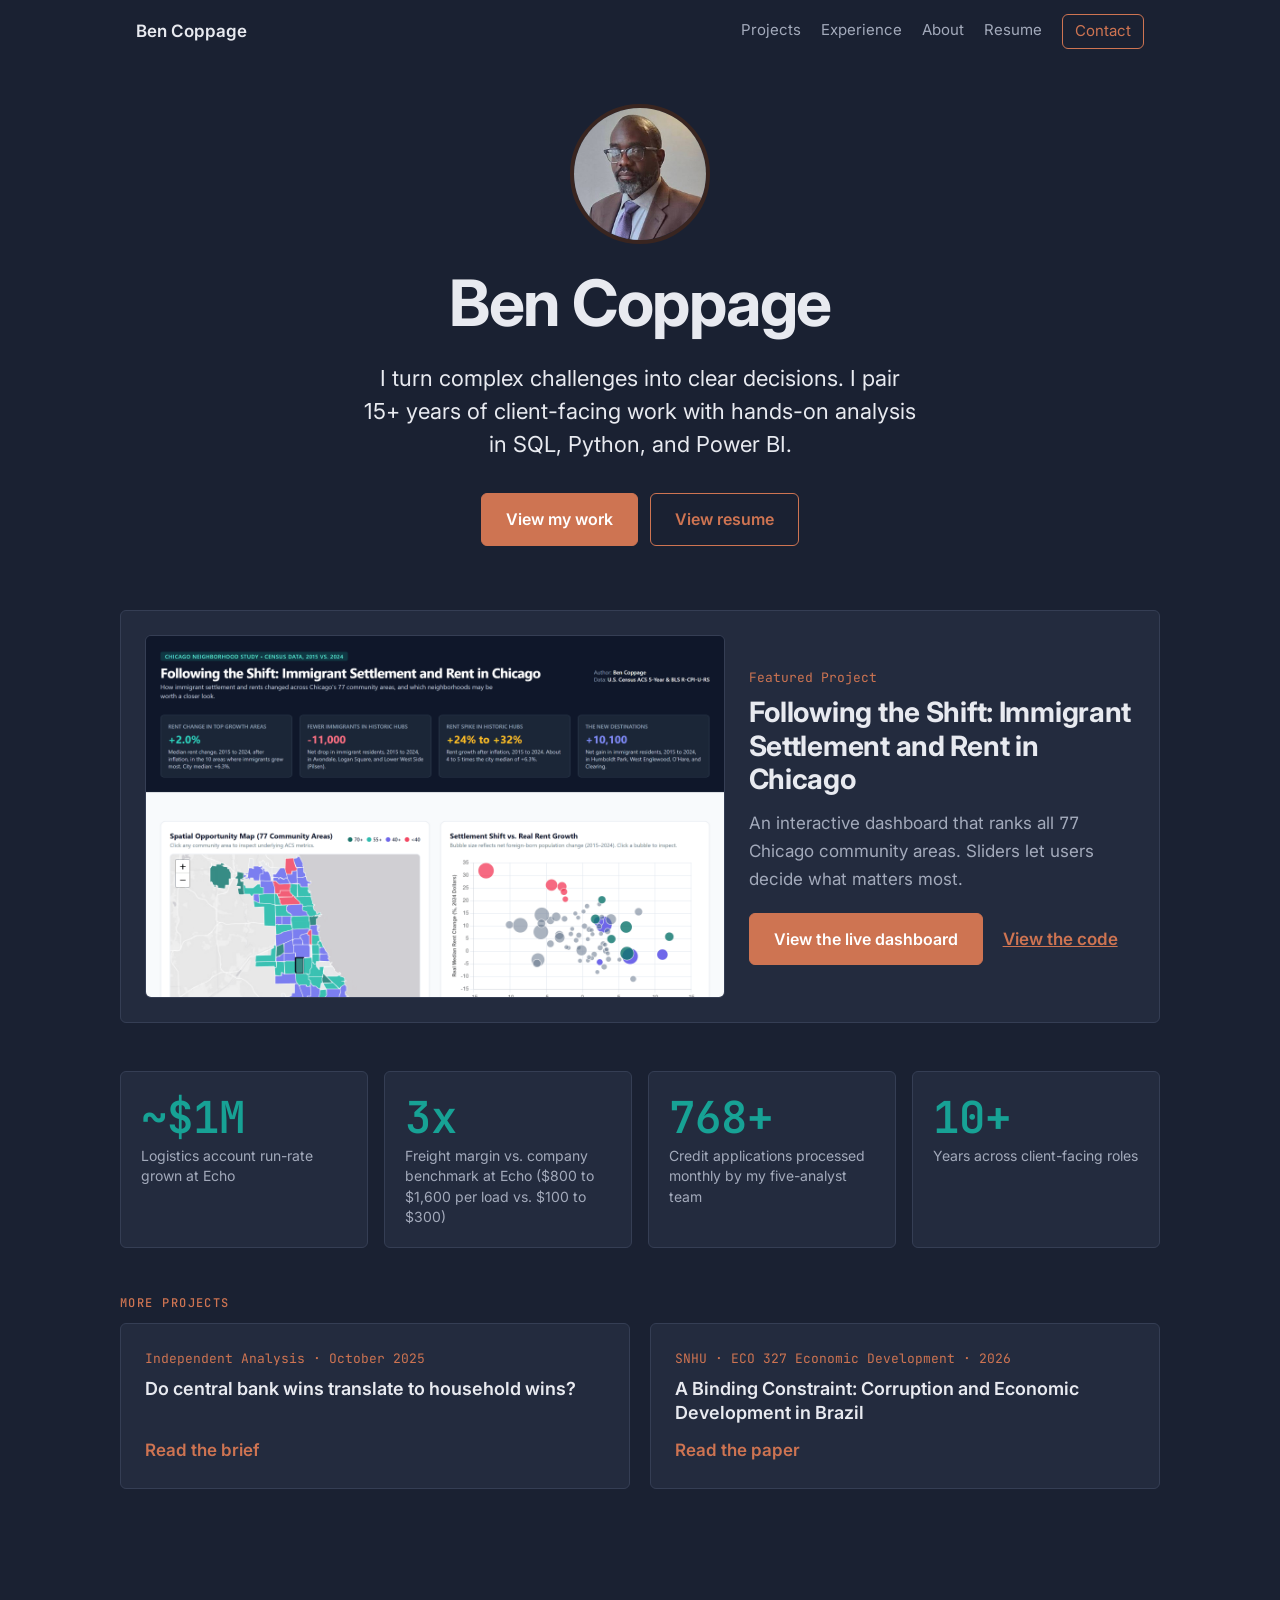
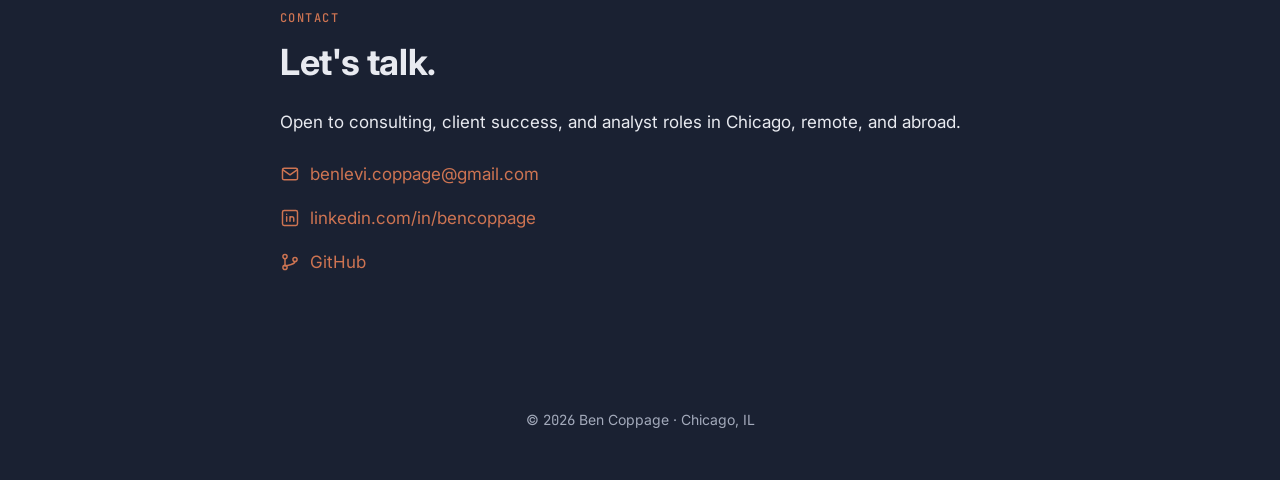
<file: index.html>
<!DOCTYPE html>
<html lang="en">
<head>
<meta charset="utf-8">
<meta name="viewport" content="width=device-width, initial-scale=1">
<title>Ben Coppage | Business Consulting &amp; Consultative Sales</title>
<meta name="description" content="15+ years turning complex client challenges into clear decisions, now backed by SQL, Python, and Power BI. Based in Chicago, open to remote and international roles.">
<meta property="og:title" content="Ben Coppage | Business Consulting &amp; Consultative Sales">
<meta property="og:description" content="15+ years turning complex client challenges into clear decisions, now backed by SQL, Python, and Power BI. Based in Chicago, open to remote and international roles.">
<meta property="og:type" content="website">
<meta property="og:url" content="https://bcoppage-ic.github.io/Portfolio/">
<meta property="og:image" content="https://bcoppage-ic.github.io/Portfolio/images/og-brief.jpg">
<meta property="og:image:width" content="1200">
<meta property="og:image:height" content="627">
<link rel="preconnect" href="https://fonts.googleapis.com">
<link rel="preconnect" href="https://fonts.gstatic.com" crossorigin>
<link href="https://fonts.googleapis.com/css2?family=Inter:wght@400;500;600;700&family=JetBrains+Mono:wght@400;500;600&display=swap" rel="stylesheet">
<link rel="icon" href="favicon.svg" type="image/svg+xml">
<link rel="stylesheet" href="style.css">
</head>
<body>

<header class="site">
  <nav aria-label="Primary">
    <a class="brand" href="index.html" aria-current="page">Ben Coppage</a>
    <button class="menu-btn" type="button" aria-expanded="false" aria-controls="nav-links" aria-label="Menu">
      <svg viewBox="0 0 24 24" aria-hidden="true"><path d="M4 7h16M4 12h16M4 17h16"/></svg>
    </button>
    <ul class="links" id="nav-links">
      <li><a href="projects.html">Projects</a></li>
      <li><a href="experience.html">Experience</a></li>
      <li><a href="about.html">About</a></li>
      <li><a href="resume.pdf" target="_blank" rel="noopener">Resume</a></li>
      <li><a class="nav-cta" href="#contact">Contact</a></li>
    </ul>
  </nav>
</header>

<main>

    <section id="top" class="hero" aria-label="Introduction">
    <img src="images/photo.jpg" alt="Ben Coppage" width="140" height="140">
    <h1>Ben Coppage</h1>
    <p class="tagline">I turn complex challenges into clear decisions. I pair 15+ years of client-facing work with hands-on analysis in SQL, Python, and Power BI.</p>
    <div class="ctas">
      <a class="btn fill" href="projects.html">View my work</a>
      <a class="btn line" href="resume.pdf" target="_blank" rel="noopener">View resume</a>
    </div>
  </section>

  <section id="featured" class="sec snug reveal" aria-labelledby="featured-h">
    <div class="inner wide">
      <article class="card feature">
        <a class="feature-img" href="https://bcoppage-ic.github.io/chicago-immigrant-housing/" target="_blank" rel="noopener"><img src="images/chicago_dashboard.png" alt="Chicago immigrant settlement and rent dashboard, showing four key figures and a map of the 77 community areas" width="2560" height="1600"></a>
        <div>
          <p class="meta">Featured Project</p>
          <h2 id="featured-h">Following the Shift: Immigrant Settlement and Rent in Chicago</h2>
          <p class="problem">An interactive dashboard that ranks all <span class="num">77</span> Chicago community areas. Sliders let users decide what matters most.</p>
          <div class="actions">
            <a class="btn fill" href="https://bcoppage-ic.github.io/chicago-immigrant-housing/" target="_blank" rel="noopener">View the live dashboard</a>
            <a href="https://github.com/bcoppage-IC/chicago-immigrant-housing" target="_blank" rel="noopener">View the code</a>
          </div>
        </div>
      </article>
    </div>
  </section>

  <section id="glance" class="sec snug reveal" aria-labelledby="glance-h">
    <div class="inner wide">
      <h2 id="glance-h" class="sr-only">At a glance</h2>
      <ul class="stats">
        <li>
          <span class="stat-num" data-to="1" data-pre="~$" data-suf="M">~$1M</span>
          <span class="stat-label">Logistics account run-rate grown at Echo</span>
        </li>
        <li>
          <span class="stat-num" data-to="5" data-suf="x">5x</span>
          <span class="stat-label">Freight margin vs. company benchmark at Echo ($800 to $1,600 per load vs. $100 to $300)</span>
        </li>
        <li>
          <span class="stat-num" data-to="1200" data-suf="+">1,200+</span>
          <span class="stat-label">Credit applications processed monthly by my five-analyst team</span>
        </li>
        <li>
          <span class="stat-num" data-to="15" data-suf="+">15+</span>
          <span class="stat-label">Years across client-facing roles</span>
        </li>
      </ul>
    </div>
  </section>

  <section id="more" class="sec snug reveal" aria-labelledby="more-h">
    <div class="inner wide">
      <h2 id="more-h" class="eyebrow">More projects</h2>
      <div class="mini-cards">
        <a class="card mini" href="projects.html#central_bank">
          <span class="meta">Independent Analysis &middot; <span class="num">October 2025</span></span>
          <h3>Do central bank wins translate to household wins?</h3>
          <span class="more">Read the brief</span>
        </a>
        <a class="card mini" href="projects.html#brazil_paper">
          <span class="meta">SNHU &middot; ECO 327 Economic Development &middot; <span class="num">2026</span></span>
          <h3>A Binding Constraint: Corruption and Economic Development in Brazil</h3>
          <span class="more">Read the paper</span>
        </a>
      </div>
    </div>
  </section>

  <section id="contact" class="sec reveal">
    <div class="inner prose">
      <p class="eyebrow">Contact</p>
      <h2>Let's talk.</h2>
      <p>Open to consulting, client success, and analyst roles in Chicago, remote, and abroad.</p>
      <ul class="contact-links">
        <li>
          <a href="mailto:benlevi.coppage@gmail.com">
            <svg viewBox="0 0 24 24" aria-hidden="true"><rect x="3" y="5" width="18" height="14" rx="2"/><path d="M3.5 7l8.5 6 8.5-6"/></svg>
            benlevi.coppage@gmail.com
          </a>
        </li>
        <li>
          <a href="https://www.linkedin.com/in/bencoppage" target="_blank" rel="noopener">
            <svg viewBox="0 0 24 24" aria-hidden="true"><rect x="3" y="3" width="18" height="18" rx="2"/><path d="M8 10.5V16M8 7.5v.01M12 16v-5.5M12 13c0-1.7 1-2.5 2.3-2.5S16.5 11.3 16.5 13V16"/></svg>
            linkedin.com/in/bencoppage
          </a>
        </li>
        <li>
          <a href="https://github.com/bcoppage-IC" target="_blank" rel="noopener">
            <svg viewBox="0 0 24 24" aria-hidden="true"><circle cx="6" cy="5.5" r="2.5"/><circle cx="6" cy="18.5" r="2.5"/><circle cx="18" cy="9" r="2.5"/><path d="M6 8v8M18 11.5c0 3-4 3.5-12 5.5"/></svg>
            GitHub
          </a>
        </li>
      </ul>
    </div>
  </section>

</main>

<footer>&copy; <span class="num">2026</span> Ben Coppage &middot; Chicago, IL</footer>

<script src="site.js"></script>
</body>
</html>
</file>
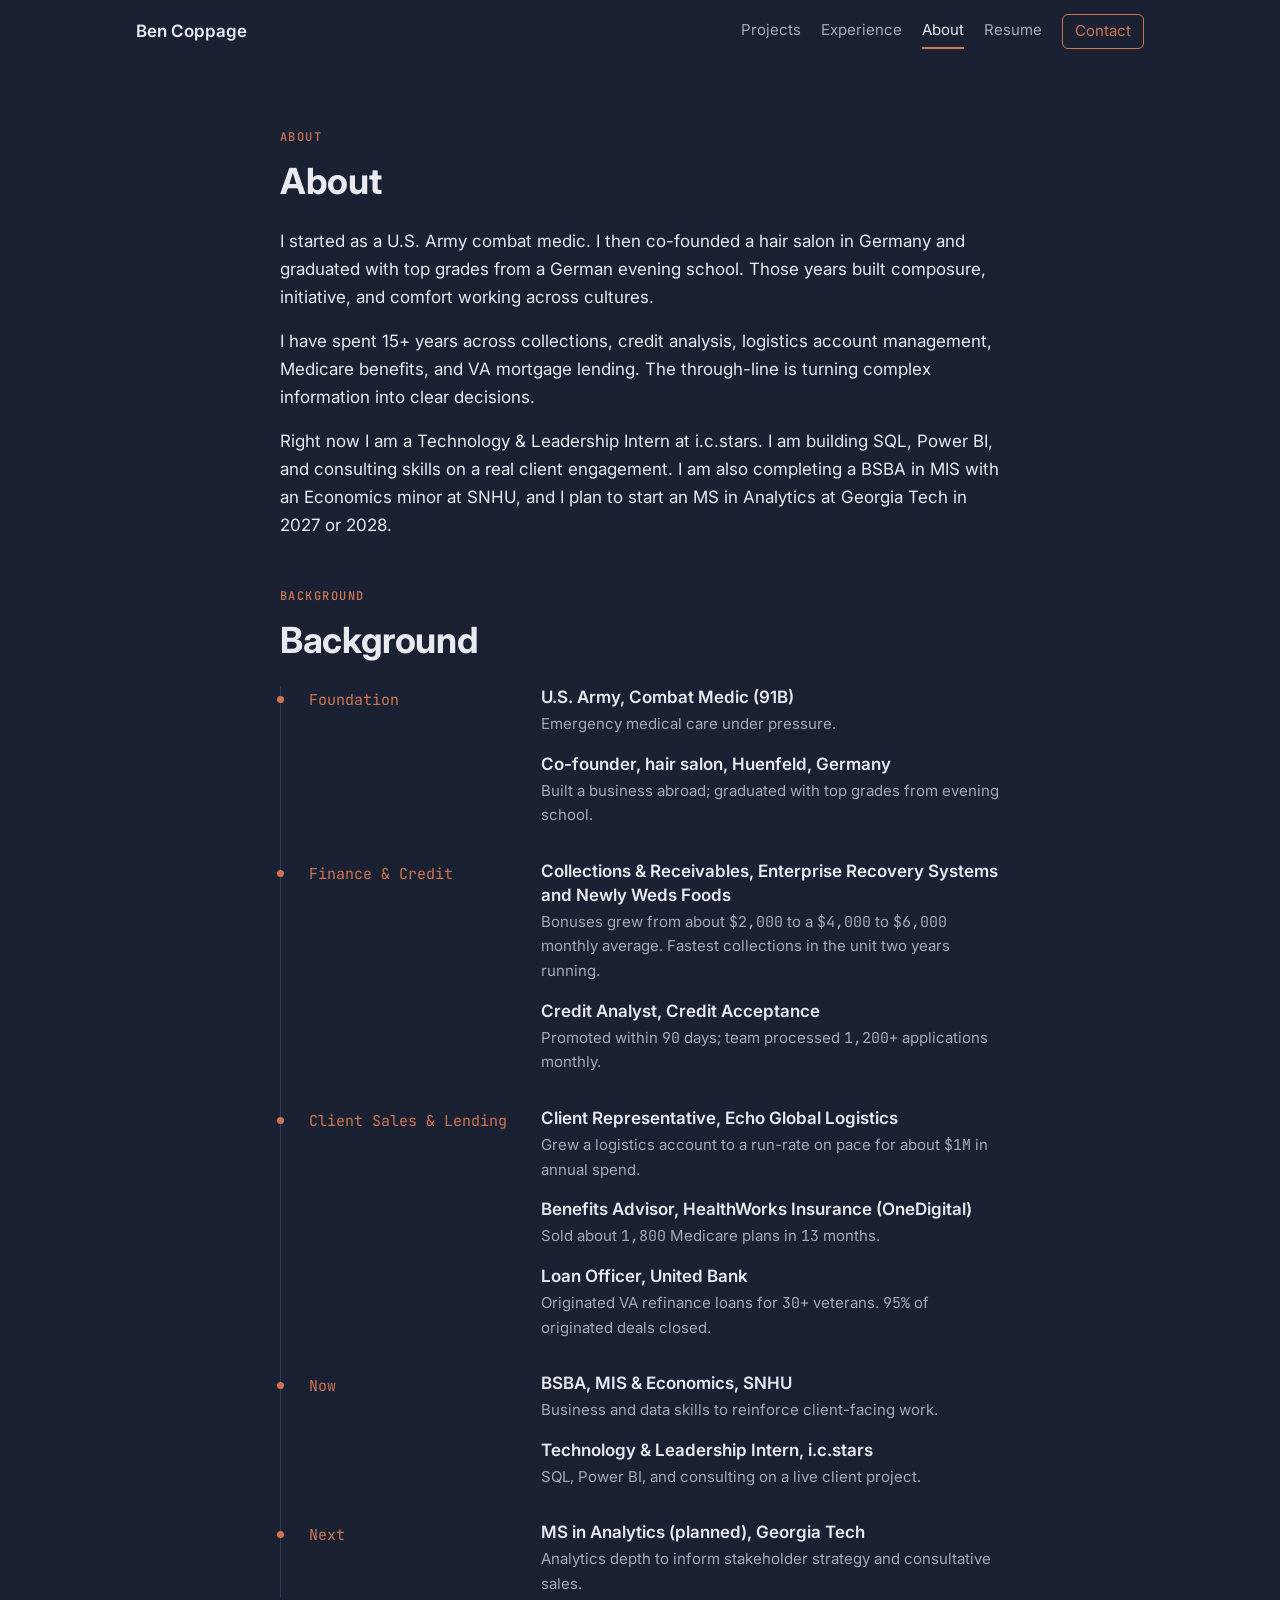
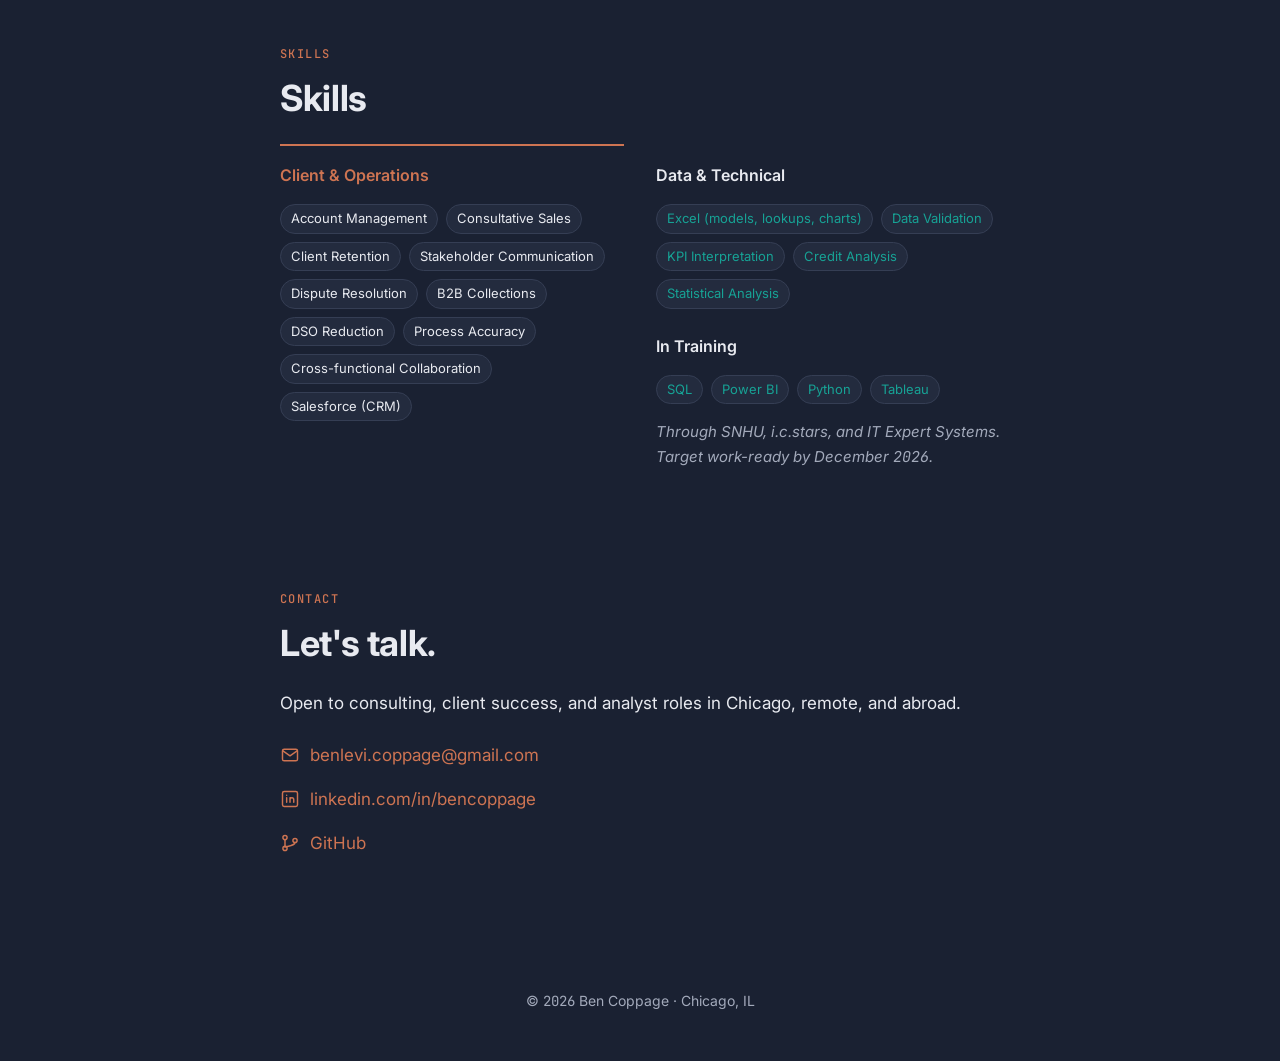
<file: about.html>
<!DOCTYPE html>
<html lang="en">
<head>
<meta charset="utf-8">
<meta name="viewport" content="width=device-width, initial-scale=1">
<title>About | Ben Coppage</title>
<meta name="description" content="Army combat medic, business owner in Germany, and 15+ years in client-facing roles. Now building SQL, Python, and Power BI skills at i.c.stars and SNHU.">
<meta property="og:title" content="About | Ben Coppage">
<meta property="og:description" content="Army combat medic, business owner in Germany, and 15+ years in client-facing roles. Now building SQL, Python, and Power BI skills at i.c.stars and SNHU.">
<meta property="og:type" content="website">
<meta property="og:url" content="https://bcoppage-ic.github.io/Portfolio/about.html">
<meta property="og:image" content="https://bcoppage-ic.github.io/Portfolio/images/og-image.jpg?v=2">
<meta property="og:image:width" content="1200">
<meta property="og:image:height" content="627">
<link rel="preconnect" href="https://fonts.googleapis.com">
<link rel="preconnect" href="https://fonts.gstatic.com" crossorigin>
<link href="https://fonts.googleapis.com/css2?family=Inter:wght@400;500;600;700&family=JetBrains+Mono:wght@400;500;600&display=swap" rel="stylesheet">
<link rel="icon" href="favicon.svg" type="image/svg+xml">
<link rel="stylesheet" href="style.css">
</head>
<body>

<header class="site">
  <nav aria-label="Primary">
    <a class="brand" href="index.html">Ben Coppage</a>
    <button class="menu-btn" type="button" aria-expanded="false" aria-controls="nav-links" aria-label="Menu">
      <svg viewBox="0 0 24 24" aria-hidden="true"><path d="M4 7h16M4 12h16M4 17h16"/></svg>
    </button>
    <ul class="links" id="nav-links">
      <li><a href="projects.html">Projects</a></li>
      <li><a href="experience.html">Experience</a></li>
      <li><a href="about.html" aria-current="page">About</a></li>
      <li><a href="resume.pdf" target="_blank" rel="noopener">Resume</a></li>
      <li><a class="nav-cta" href="#contact">Contact</a></li>
    </ul>
  </nav>
</header>

<main>

  <section id="about" class="sec snug reveal">
    <div class="inner prose">
      <p class="eyebrow">About</p>
      <h2>About</h2>
      <p>I started as a U.S. Army combat medic. I then co-founded a hair salon in Germany and graduated with top grades from a German evening school. Those years built composure, initiative, and comfort working across cultures.</p>
      <p>I have spent 15+ years across collections, credit analysis, logistics account management, Medicare benefits, and VA mortgage lending. The through-line is turning complex information into clear decisions.</p>
      <p>Right now I am a Technology &amp; Leadership Intern at i.c.stars. I am building SQL, Power BI, and consulting skills on a real client engagement. I am also completing a BSBA in MIS with an Economics minor at SNHU, and I plan to start an MS in Analytics at Georgia Tech in 2027 or 2028.</p>
    </div>
  </section>

  <section id="background" class="sec snug reveal">
    <div class="inner prose">
      <p class="eyebrow">Background</p>
      <h2>Background</h2>
      <ol class="timeline">
        <li>
          <span class="yrs">Foundation</span>
          <div>
            <div class="entry"><strong>U.S. Army, Combat Medic (91B)</strong><span class="desc">Emergency medical care under pressure.</span></div>
            <div class="entry"><strong>Co-founder, hair salon, Huenfeld, Germany</strong><span class="desc">Built a business abroad; graduated with top grades from evening school.</span></div>
          </div>
        </li>
        <li>
          <span class="yrs">Finance &amp; Credit</span>
          <div>
            <div class="entry"><strong>Collections &amp; Receivables, Enterprise Recovery Systems and Newly Weds Foods</strong><span class="desc">Bonuses grew from about <span class="num">$2,000</span> to a <span class="num">$4,000</span> to <span class="num">$6,000</span> monthly average. Fastest collections in the unit two years running.</span></div>
            <div class="entry"><strong>Credit Analyst, Credit Acceptance</strong><span class="desc">Promoted within <span class="num">90</span> days; team processed <span class="num">1,200+</span> applications monthly.</span></div>
          </div>
        </li>
        <li>
          <span class="yrs">Client Sales &amp; Lending</span>
          <div>
            <div class="entry"><strong>Client Representative, Echo Global Logistics</strong><span class="desc">Grew a logistics account to a run-rate on pace for about <span class="num">$1M</span> in annual spend.</span></div>
            <div class="entry"><strong>Benefits Advisor, HealthWorks Insurance (OneDigital)</strong><span class="desc">Sold about <span class="num">1,800</span> Medicare plans in <span class="num">13</span> months.</span></div>
            <div class="entry"><strong>Loan Officer, United Bank</strong><span class="desc">Originated VA refinance loans for <span class="num">30+</span> veterans. <span class="num">95%</span> of originated deals closed.</span></div>
          </div>
        </li>
        <li>
          <span class="yrs">Now</span>
          <div>
            <div class="entry"><strong>BSBA, MIS &amp; Economics, SNHU</strong><span class="desc">Business and data skills to reinforce client-facing work.</span></div>
            <div class="entry"><strong>Technology &amp; Leadership Intern, i.c.stars</strong><span class="desc">SQL, Power BI, and consulting on a live client project.</span></div>
          </div>
        </li>
        <li>
          <span class="yrs">Next</span>
          <div>
            <div class="entry"><strong>MS in Analytics (planned), Georgia Tech</strong><span class="desc">Analytics depth to inform stakeholder strategy and consultative sales.</span></div>
          </div>
        </li>
      </ol>
    </div>
  </section>

  <section id="skills" class="sec snug reveal">
    <div class="inner prose">
      <p class="eyebrow">Skills</p>
      <h2>Skills</h2>
      <div class="skill-cols">
        <div class="col col-client">
          <h3>Client &amp; Operations</h3>
          <ul class="tags">
            <li>Account Management</li>
            <li>Consultative Sales</li>
            <li>Client Retention</li>
            <li>Stakeholder Communication</li>
            <li>Dispute Resolution</li>
            <li>B2B Collections</li>
            <li>DSO Reduction</li>
            <li>Process Accuracy</li>
            <li>Cross-functional Collaboration</li>
            <li>Salesforce (CRM)</li>
          </ul>
        </div>
        <div class="col col-data">
          <h3>Data &amp; Technical</h3>
          <ul class="tags">
            <li>Excel (models, lookups, charts)</li>
            <li>Data Validation</li>
            <li>KPI Interpretation</li>
            <li>Credit Analysis</li>
            <li>Statistical Analysis</li>
          </ul>
          <h3>In Training</h3>
          <ul class="tags">
            <li>SQL</li>
            <li>Power BI</li>
            <li>Python</li>
            <li>Tableau</li>
          </ul>
          <p class="note">Through SNHU, i.c.stars, and IT Expert Systems. Target work-ready by December <span class="num">2026</span>.</p>
        </div>
      </div>
    </div>
  </section>

  <section id="contact" class="sec reveal">
    <div class="inner prose">
      <p class="eyebrow">Contact</p>
      <h2>Let's talk.</h2>
      <p>Open to consulting, client success, and analyst roles in Chicago, remote, and abroad.</p>
      <ul class="contact-links">
        <li>
          <a href="mailto:benlevi.coppage@gmail.com">
            <svg viewBox="0 0 24 24" aria-hidden="true"><rect x="3" y="5" width="18" height="14" rx="2"/><path d="M3.5 7l8.5 6 8.5-6"/></svg>
            benlevi.coppage@gmail.com
          </a>
        </li>
        <li>
          <a href="https://www.linkedin.com/in/bencoppage" target="_blank" rel="noopener">
            <svg viewBox="0 0 24 24" aria-hidden="true"><rect x="3" y="3" width="18" height="18" rx="2"/><path d="M8 10.5V16M8 7.5v.01M12 16v-5.5M12 13c0-1.7 1-2.5 2.3-2.5S16.5 11.3 16.5 13V16"/></svg>
            linkedin.com/in/bencoppage
          </a>
        </li>
        <li>
          <a href="https://github.com/bcoppage-IC" target="_blank" rel="noopener">
            <svg viewBox="0 0 24 24" aria-hidden="true"><circle cx="6" cy="5.5" r="2.5"/><circle cx="6" cy="18.5" r="2.5"/><circle cx="18" cy="9" r="2.5"/><path d="M6 8v8M18 11.5c0 3-4 3.5-12 5.5"/></svg>
            GitHub
          </a>
        </li>
      </ul>
    </div>
  </section>

</main>

<footer>&copy; <span class="num">2026</span> Ben Coppage &middot; Chicago, IL</footer>

<script src="site.js"></script>
</body>
</html>
</file>
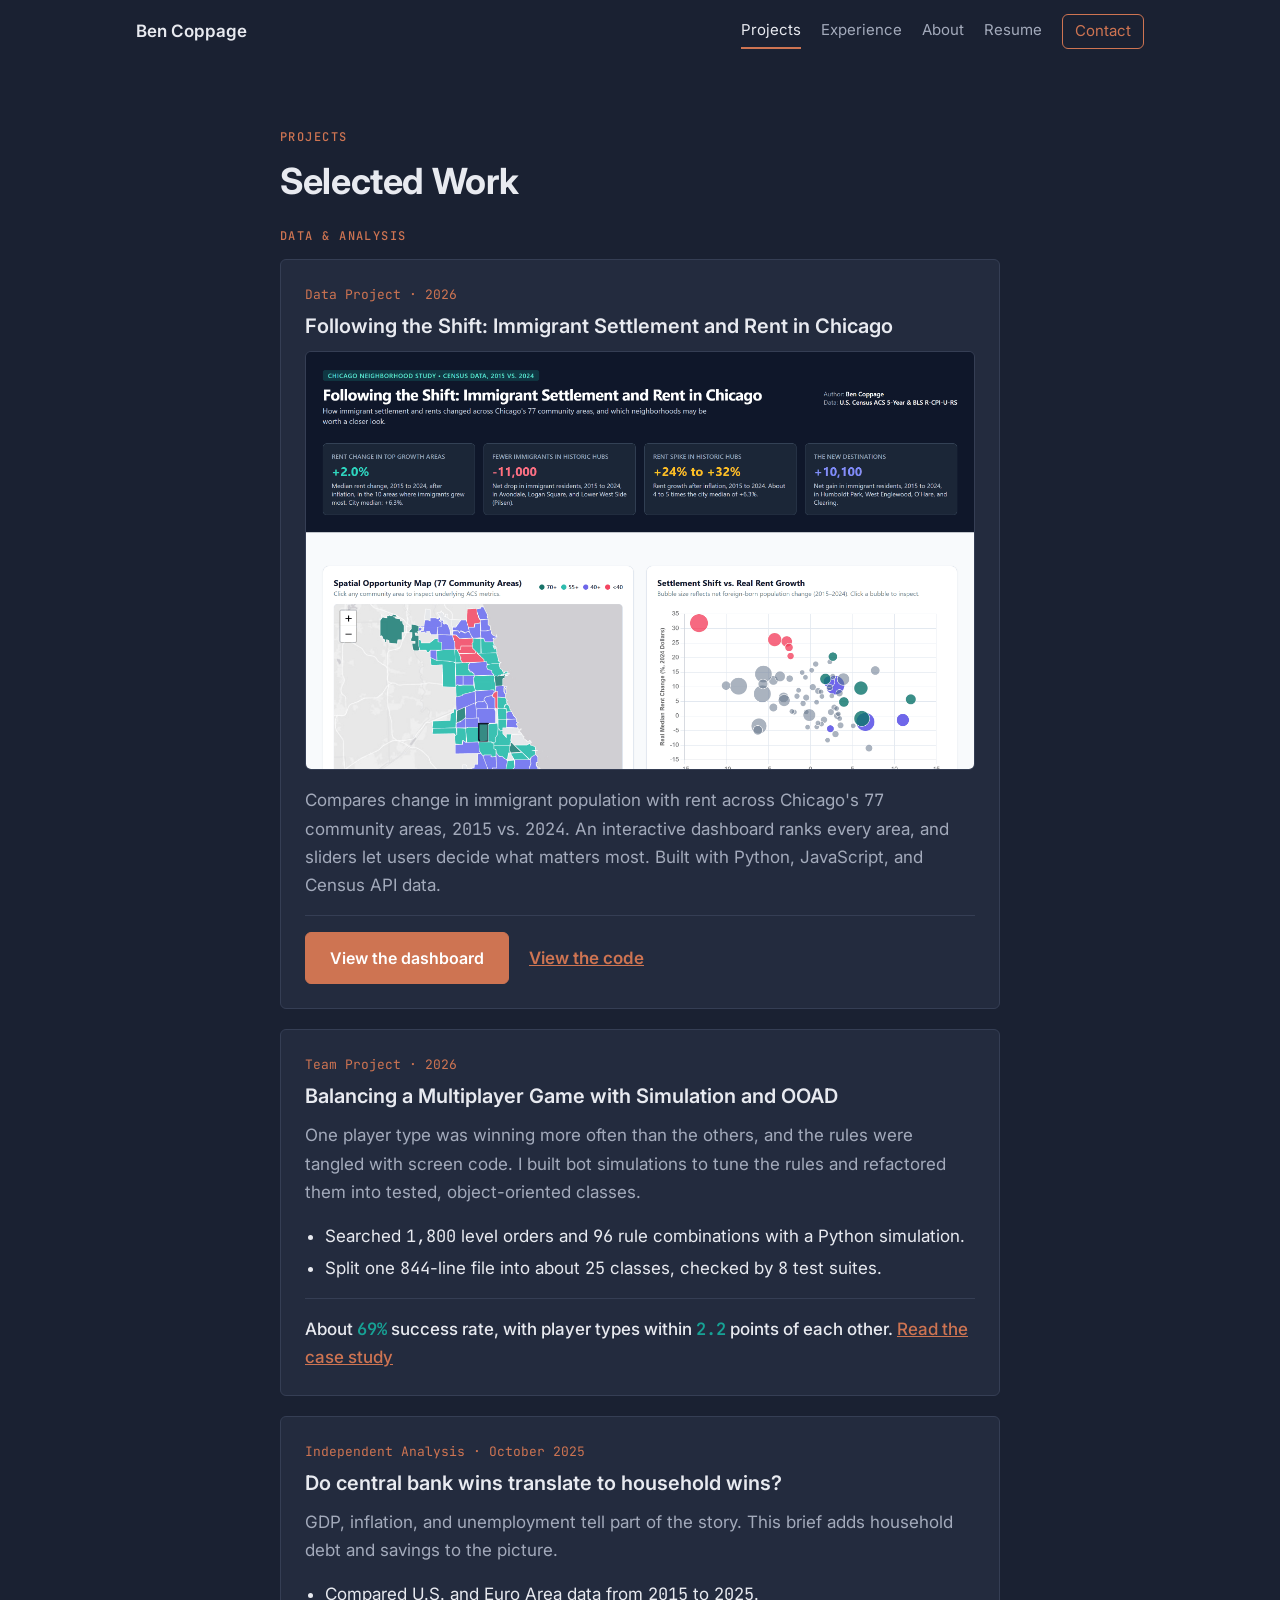
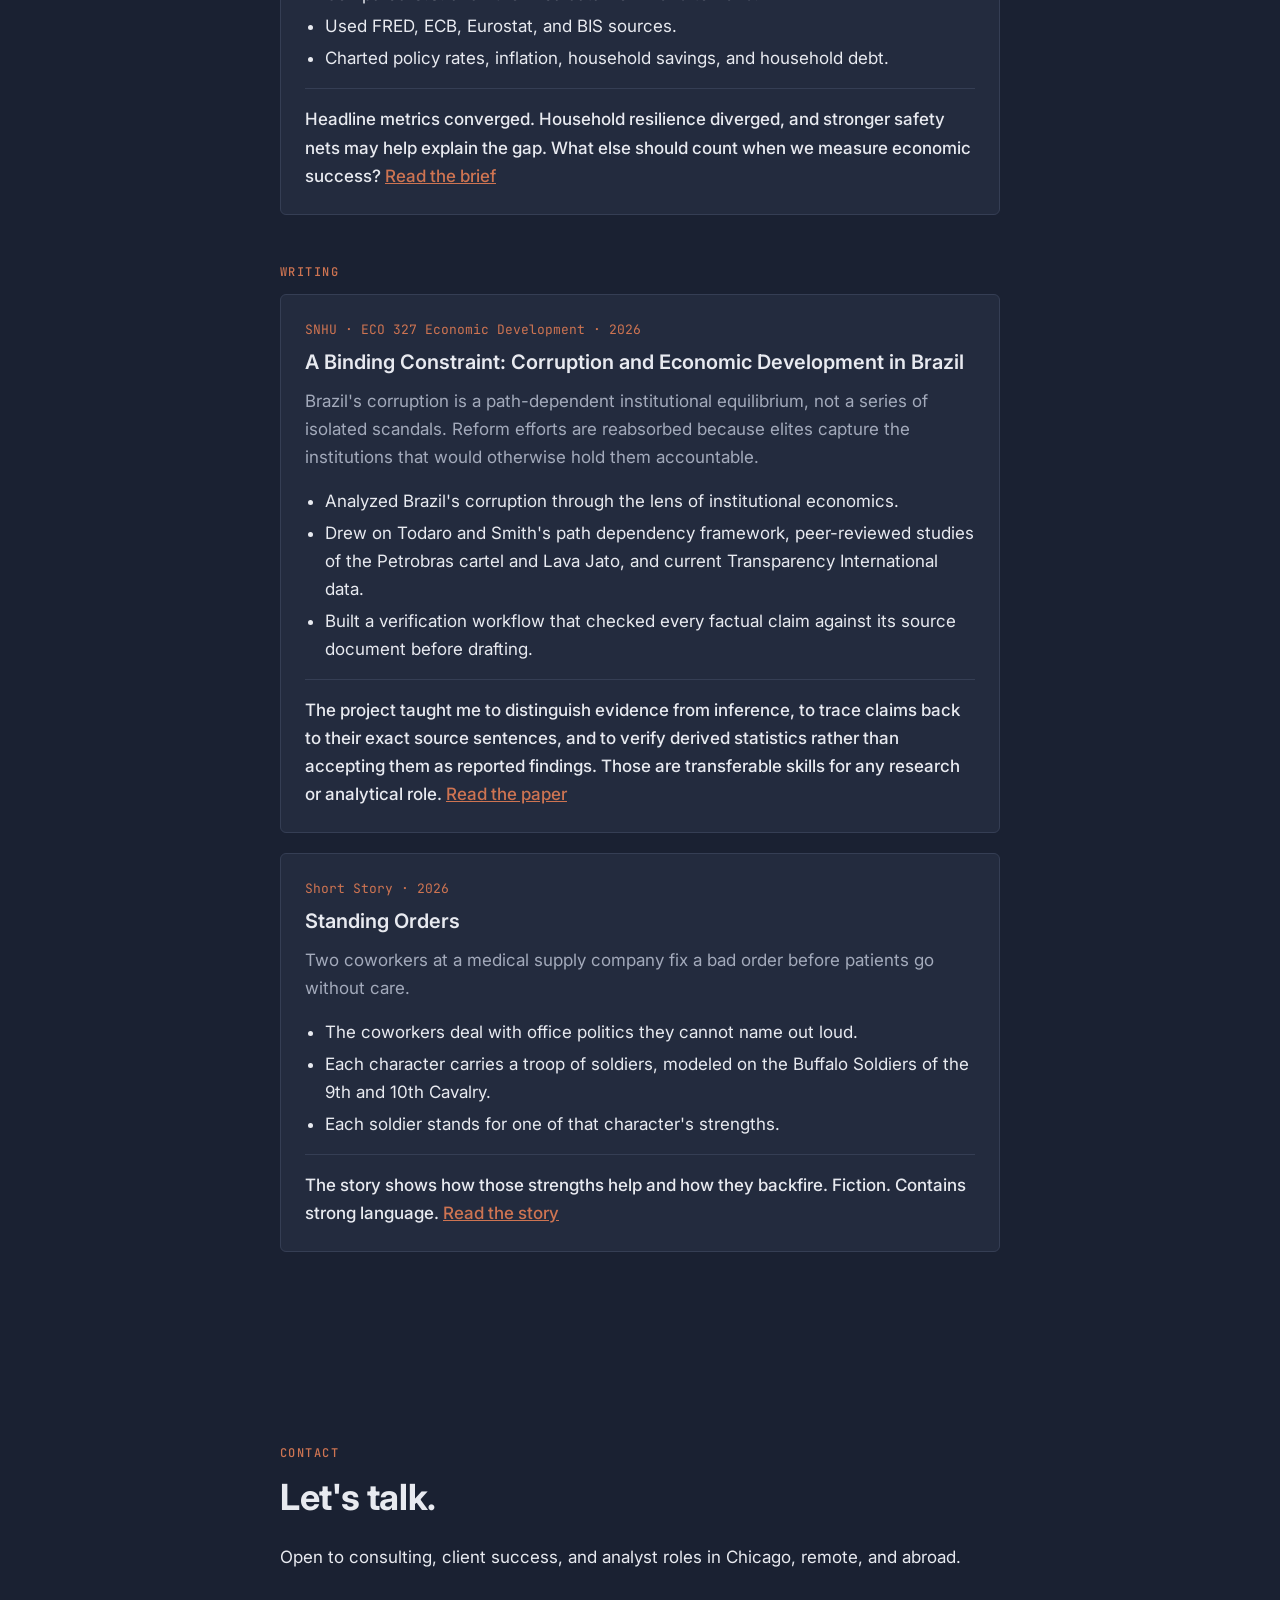
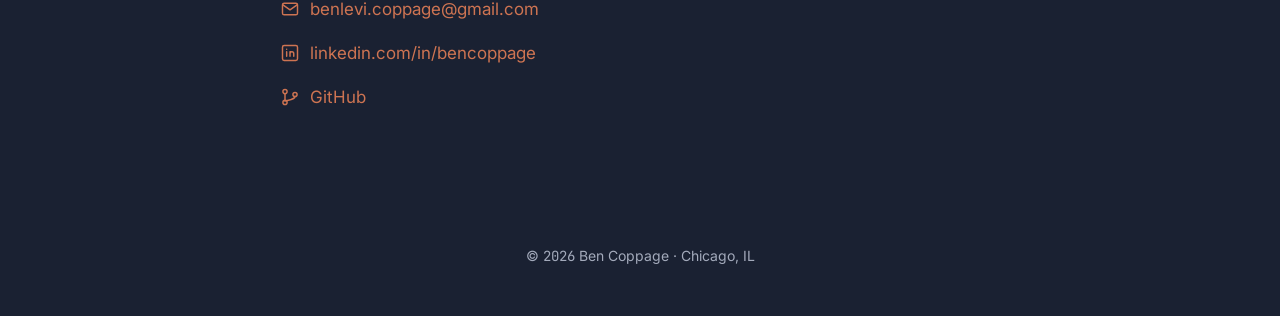
<file: brazil.html>
<!DOCTYPE html>
<html lang="en">
<head>
<meta charset="utf-8">
<title>A Binding Constraint: Corruption and Economic Development in Brazil | Ben Coppage</title>
<meta property="og:title" content="A Binding Constraint: Corruption and Economic Development in Brazil">
<meta property="og:description" content="Why Brazil's corruption persists as an institutional equilibrium, and why removing corrupt officials does not fix it.">
<meta property="og:type" content="article">
<meta property="og:image" content="https://bcoppage-ic.github.io/Portfolio/images/og-image.jpg?v=2">
<meta property="og:image:width" content="1200">
<meta property="og:image:height" content="627">
<meta property="og:url" content="https://bcoppage-ic.github.io/Portfolio/brazil.html">
<link rel="icon" href="favicon.svg" type="image/svg+xml">
<script>location.replace('./projects.html#brazil_paper');</script>
</head>
<body>
<p><a href="./projects.html#brazil_paper">Go to the paper</a></p>
</body>
</html>
</file>
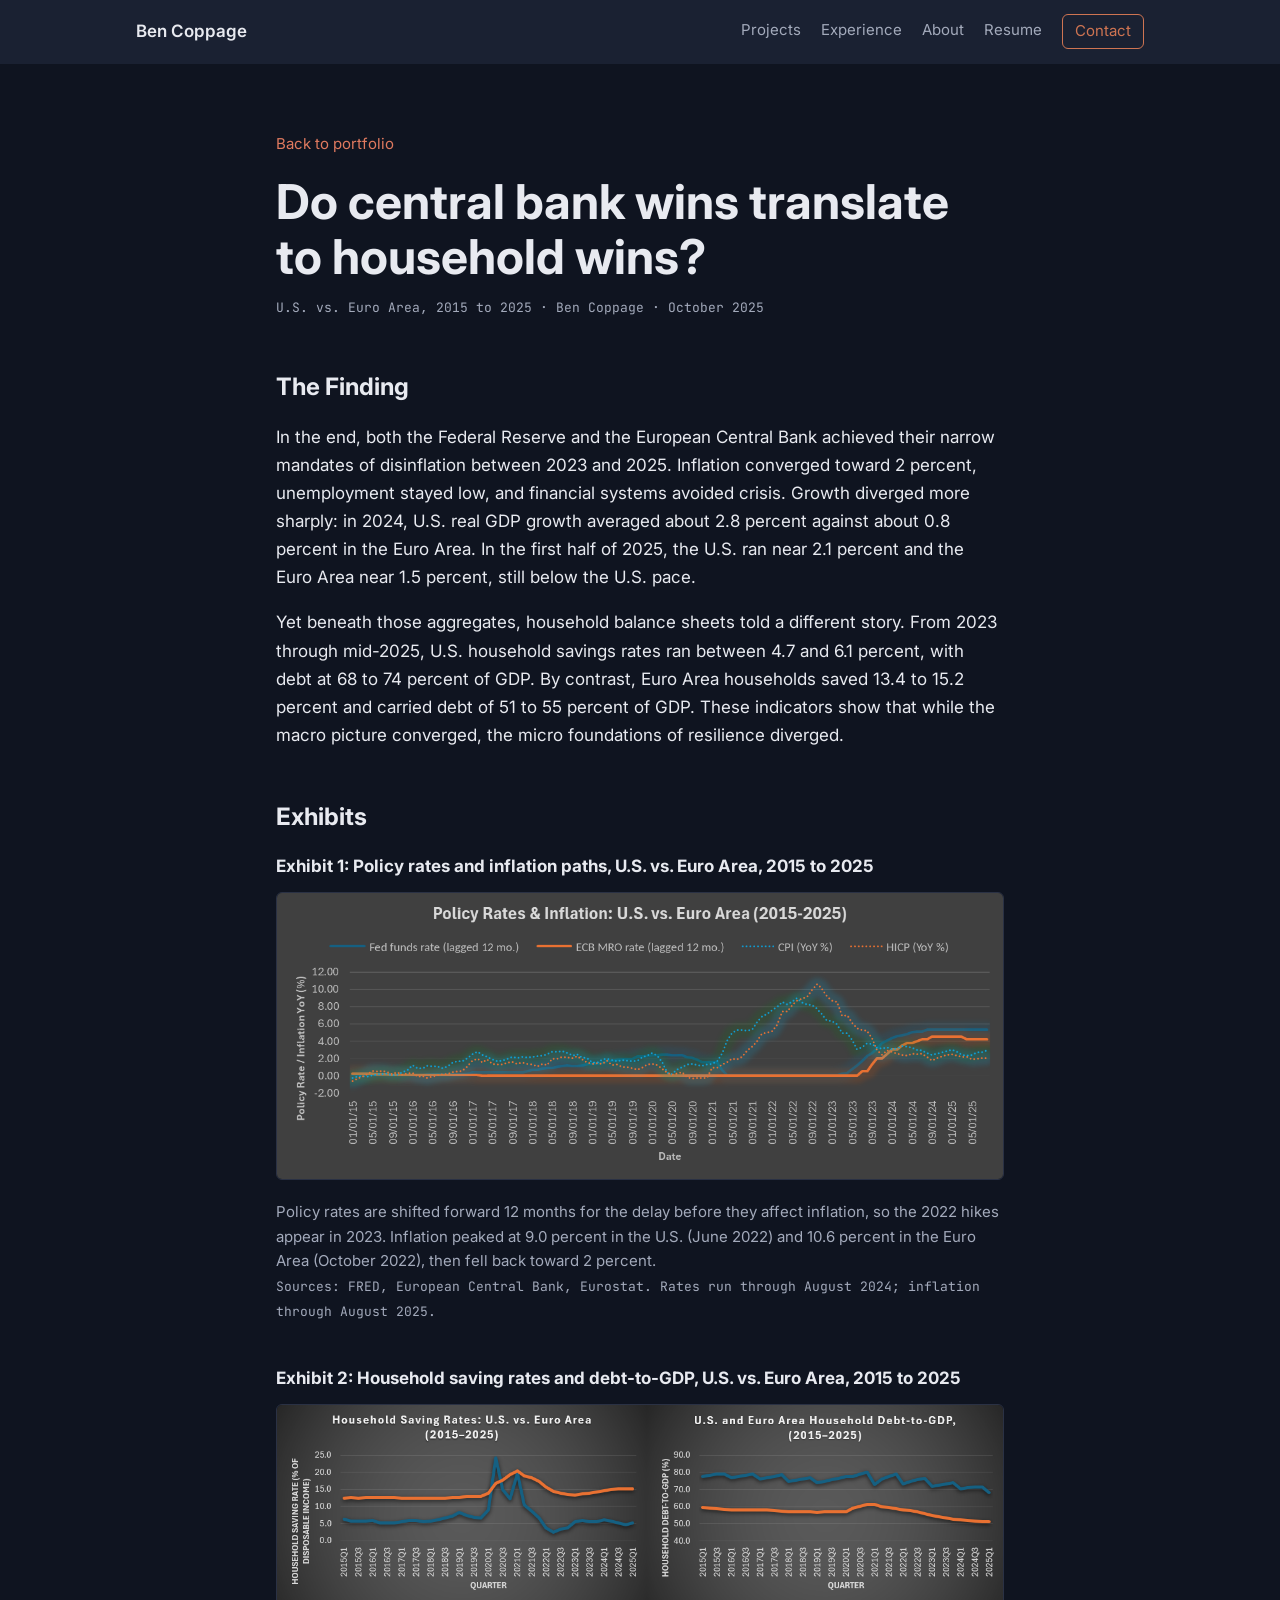
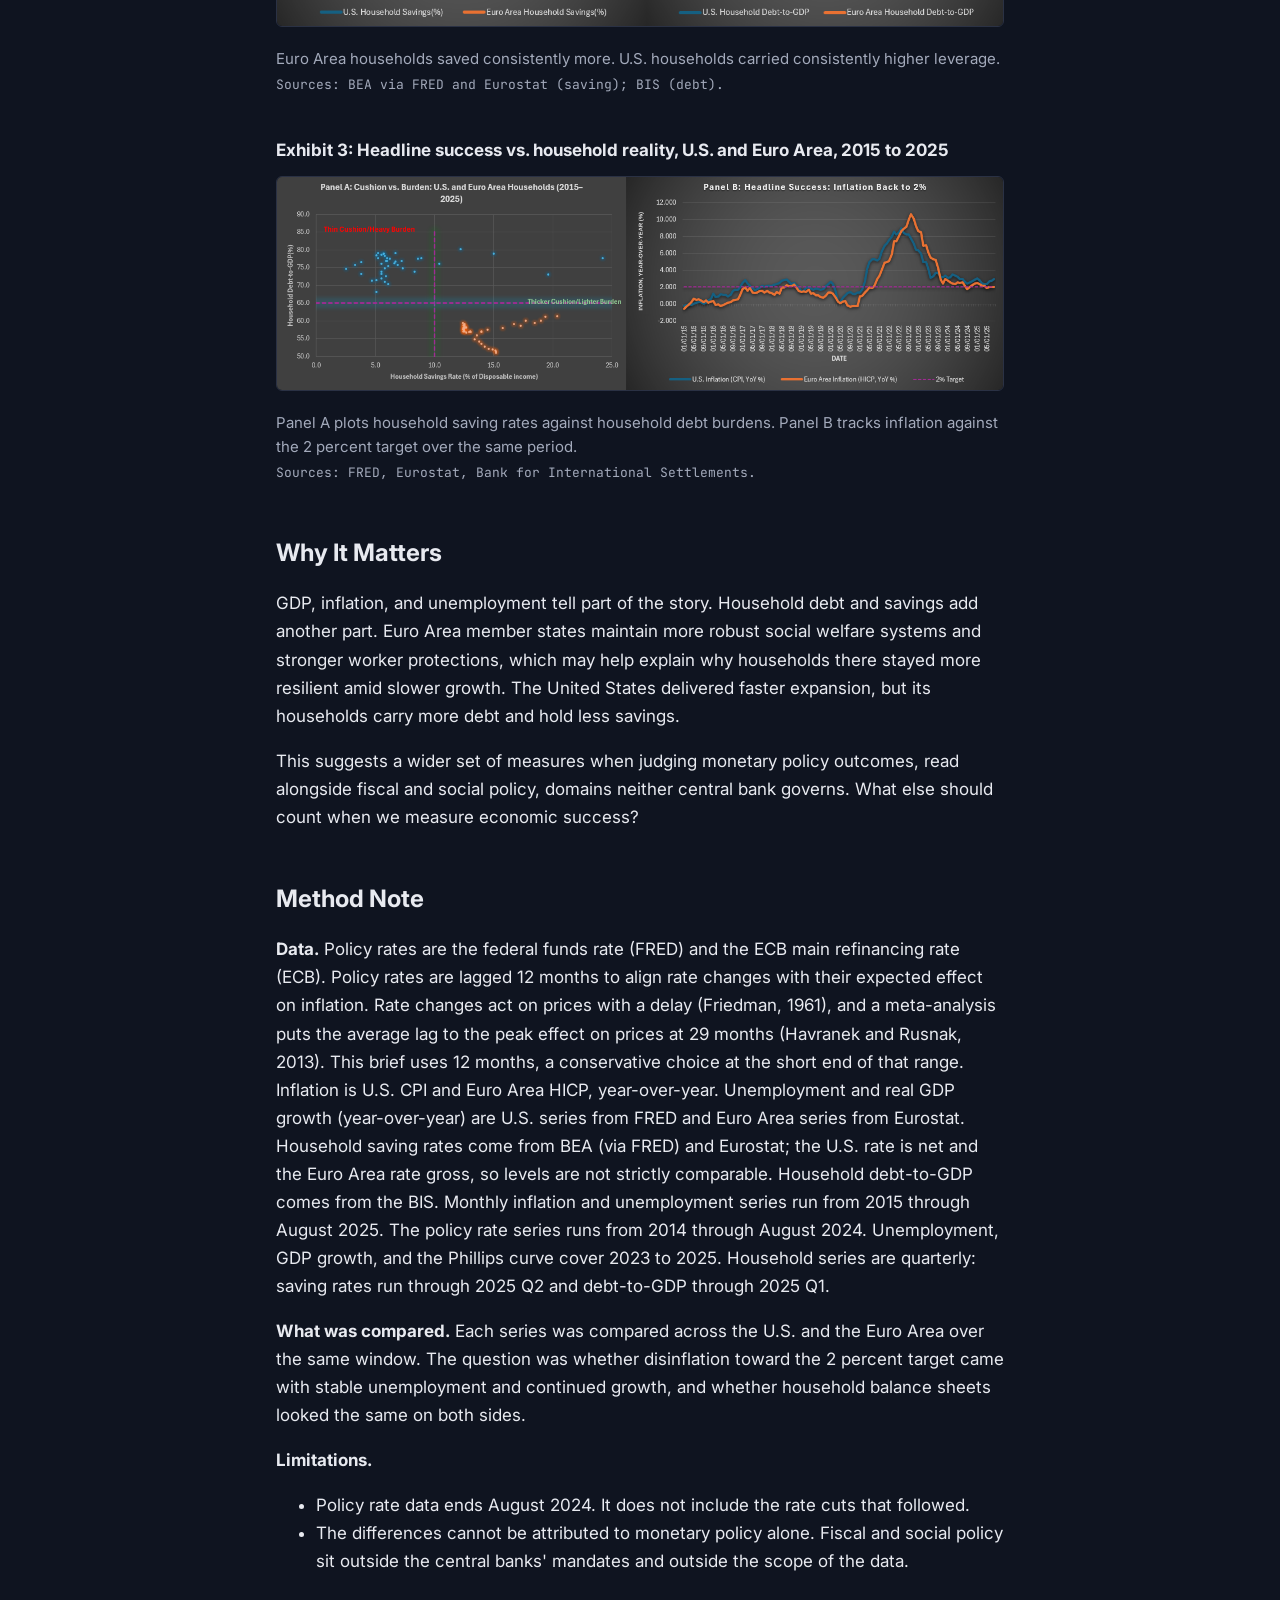
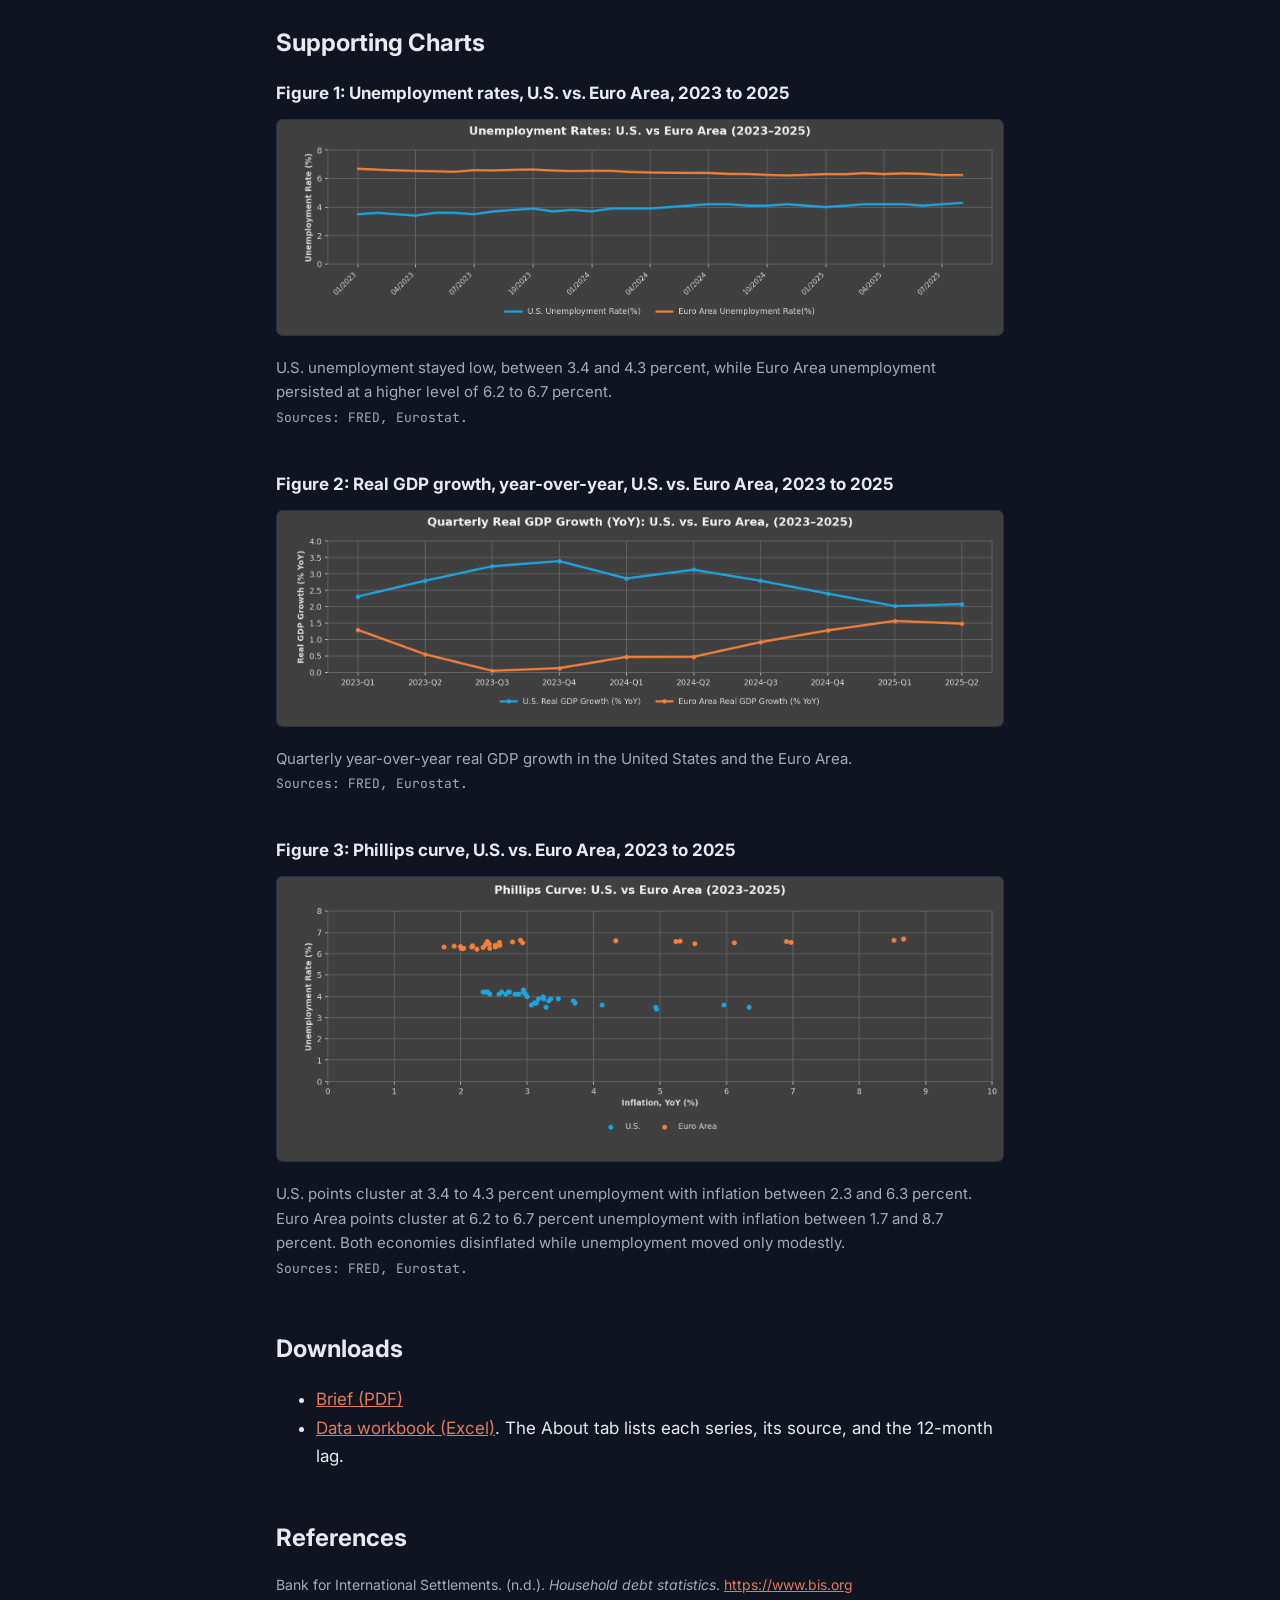
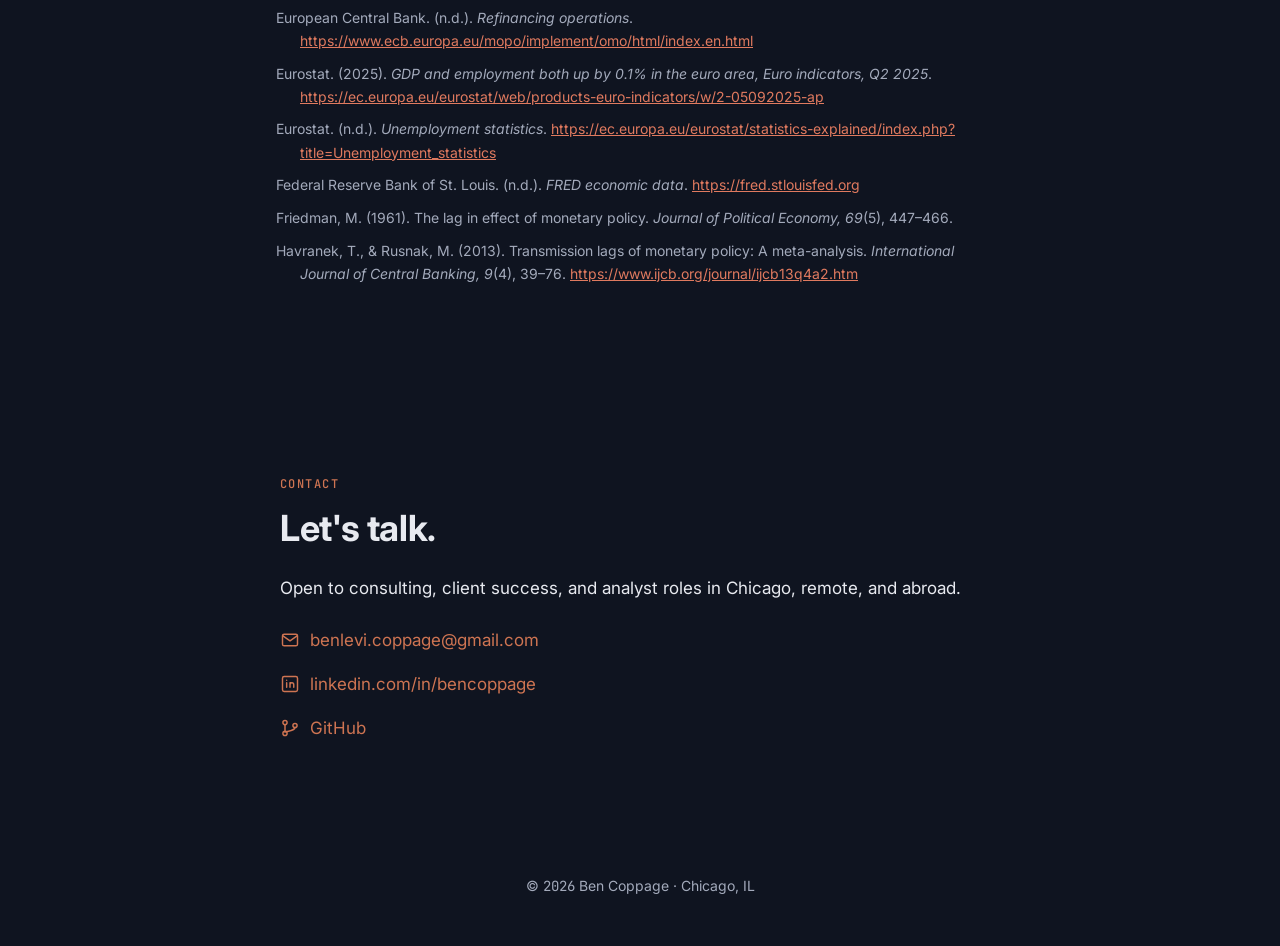
<file: brief.html>
<!DOCTYPE html>
<html lang="en">
<head>
<meta charset="utf-8">
<meta name="viewport" content="width=device-width, initial-scale=1">
<meta name="color-scheme" content="dark">
<title>Do central bank wins translate to household wins?</title>
<meta property="og:title" content="Do central bank wins translate to household wins?">
<meta property="og:description" content="U.S. vs. Euro Area, 2015 to 2025. Headline metrics converged. Household savings and debt tell a different story.">
<meta property="og:type" content="article">
<meta property="og:url" content="https://bcoppage-ic.github.io/Portfolio/brief.html">
<meta property="og:image" content="https://bcoppage-ic.github.io/Portfolio/images/og-image.jpg?v=2">
<meta property="og:image:width" content="1200">
<meta property="og:image:height" content="627">
<link rel="icon" href="favicon.svg" type="image/svg+xml">
<link rel="preconnect" href="https://fonts.googleapis.com">
<link rel="preconnect" href="https://fonts.gstatic.com" crossorigin>
<link href="https://fonts.googleapis.com/css2?family=Inter:wght@400;500;600;700&family=JetBrains+Mono:wght@400;500;600&display=swap" rel="stylesheet">
<link rel="stylesheet" href="style.css">
<style>
/* Brief colors stay scoped to the brief body. The shared nav and contact use style.css. */
:root {
  color-scheme: dark;
  --bg: #0F1420;
  --text: #E8EAF0;
  --soft: #A3AABB;
}
main {
  --surface: #171D2C;
  --line: #2A3144;
  --accent: #E07A5F;
  --signal: #2DD4BF;
}
main p { max-width: none; margin: 1em 0; }
main h1, main h2 { letter-spacing: normal; }
main h2 { line-height: inherit; }
* { box-sizing: border-box; }
body {
  margin: 0;
  background: var(--bg);
  color: var(--text);
  font-family: "Inter", system-ui, sans-serif;
  font-size: 1.0625rem;
  line-height: 1.65;
}
main { max-width: 760px; margin: 0 auto; padding: 3rem 1rem 5rem; }
a { color: var(--accent); }
main h1 { font-size: clamp(2rem, 5vw, 3rem); line-height: 1.15; margin: 0 0 0.5rem; }
main h2 { font-size: 1.5rem; margin: 3rem 0 1rem; }
main .meta { font-family: "JetBrains Mono", monospace; font-size: 0.8125rem; color: var(--soft); }
.back { font-size: 0.9375rem; text-decoration: none; }
.refs { list-style: none; padding: 0; font-size: 0.875rem; color: var(--soft); }
.refs li { margin: 0 0 0.6rem; padding-left: 1.5rem; text-indent: -1.5rem; overflow-wrap: anywhere; }
</style>
</head>
<body>

<header class="site">
  <nav aria-label="Primary">
    <a class="brand" href="index.html">Ben Coppage</a>
    <button class="menu-btn" type="button" aria-expanded="false" aria-controls="nav-links" aria-label="Menu">
      <svg viewBox="0 0 24 24" aria-hidden="true"><path d="M4 7h16M4 12h16M4 17h16"/></svg>
    </button>
    <ul class="links" id="nav-links">
      <li><a href="projects.html">Projects</a></li>
      <li><a href="experience.html">Experience</a></li>
      <li><a href="about.html">About</a></li>
      <li><a href="resume.pdf" target="_blank" rel="noopener">Resume</a></li>
      <li><a class="nav-cta" href="#contact">Contact</a></li>
    </ul>
  </nav>
</header>

<main>
  <p><a class="back" href="projects.html#central_bank">Back to portfolio</a></p>
  <h1>Do central bank wins translate to household wins?</h1>
  <p class="meta">U.S. vs. Euro Area, 2015 to 2025 · Ben Coppage · October 2025</p>

  <section>
    <h2>The Finding</h2>
    <p>In the end, both the Federal Reserve and the European Central Bank achieved their narrow mandates of disinflation between 2023 and 2025. Inflation converged toward 2 percent, unemployment stayed low, and financial systems avoided crisis. Growth diverged more sharply: in 2024, U.S. real GDP growth averaged about 2.8 percent against about 0.8 percent in the Euro Area. In the first half of 2025, the U.S. ran near 2.1 percent and the Euro Area near 1.5 percent, still below the U.S. pace.</p>
    <p>Yet beneath those aggregates, household balance sheets told a different story. From 2023 through mid-2025, U.S. household savings rates ran between 4.7 and 6.1 percent, with debt at 68 to 74 percent of GDP. By contrast, Euro Area households saved 13.4 to 15.2 percent and carried debt of 51 to 55 percent of GDP. These indicators show that while the macro picture converged, the micro foundations of resilience diverged.</p>
  </section>

  <section>
    <h2>Exhibits</h2>

    <figure style="margin:0 0 2.5rem;">
      <h3 style="font-size:1.0625rem;margin:0 0 0.75rem;">Exhibit 1: Policy rates and inflation paths, U.S. vs. Euro Area, 2015 to 2025</h3>
      <img src="images/exhibit1.png" alt="Line chart, 2015 to 2025, of the federal funds rate and ECB main refinancing rate (lagged 12 months) with U.S. CPI and Euro Area HICP inflation." style="max-width:100%;height:auto;border-radius:6px;border:1px solid var(--line);">
      <figcaption style="color:var(--soft);font-size:0.9375rem;margin-top:0.75rem;">Policy rates are shifted forward 12 months for the delay before they affect inflation, so the 2022 hikes appear in 2023. Inflation peaked at 9.0 percent in the U.S. (June 2022) and 10.6 percent in the Euro Area (October 2022), then fell back toward 2 percent.<br><span class="meta">Sources: FRED, European Central Bank, Eurostat. Rates run through August 2024; inflation through August 2025.</span></figcaption>
    </figure>

    <figure style="margin:0 0 2.5rem;">
      <h3 style="font-size:1.0625rem;margin:0 0 0.75rem;">Exhibit 2: Household saving rates and debt-to-GDP, U.S. vs. Euro Area, 2015 to 2025</h3>
      <img src="images/exhibit2.png" alt="Two line charts, 2015 Q1 to 2025 Q1: household saving rates and household debt-to-GDP for the U.S. and Euro Area." style="max-width:100%;height:auto;border-radius:6px;border:1px solid var(--line);">
      <figcaption style="color:var(--soft);font-size:0.9375rem;margin-top:0.75rem;">Euro Area households saved consistently more. U.S. households carried consistently higher leverage.<br><span class="meta">Sources: BEA via FRED and Eurostat (saving); BIS (debt).</span></figcaption>
    </figure>

    <figure style="margin:0 0 2.5rem;">
      <h3 style="font-size:1.0625rem;margin:0 0 0.75rem;">Exhibit 3: Headline success vs. household reality, U.S. and Euro Area, 2015 to 2025</h3>
      <img src="images/exhibit3.png" alt="Panel A: scatterplot of household saving rate against debt-to-GDP. Panel B: line chart of U.S. and Euro Area inflation with a 2 percent target line." style="max-width:100%;height:auto;border-radius:6px;border:1px solid var(--line);">
      <figcaption style="color:var(--soft);font-size:0.9375rem;margin-top:0.75rem;">Panel A plots household saving rates against household debt burdens. Panel B tracks inflation against the 2 percent target over the same period.<br><span class="meta">Sources: FRED, Eurostat, Bank for International Settlements.</span></figcaption>
    </figure>
  </section>

  <section>
    <h2>Why It Matters</h2>
    <p>GDP, inflation, and unemployment tell part of the story. Household debt and savings add another part. Euro Area member states maintain more robust social welfare systems and stronger worker protections, which may help explain why households there stayed more resilient amid slower growth. The United States delivered faster expansion, but its households carry more debt and hold less savings.</p>
    <p>This suggests a wider set of measures when judging monetary policy outcomes, read alongside fiscal and social policy, domains neither central bank governs. What else should count when we measure economic success?</p>
  </section>

  <section>
    <h2>Method Note</h2>
    <p><strong>Data.</strong> Policy rates are the federal funds rate (FRED) and the ECB main refinancing rate (ECB). Policy rates are lagged 12 months to align rate changes with their expected effect on inflation. Rate changes act on prices with a delay (Friedman, 1961), and a meta-analysis puts the average lag to the peak effect on prices at 29 months (Havranek and Rusnak, 2013). This brief uses 12 months, a conservative choice at the short end of that range. Inflation is U.S. CPI and Euro Area HICP, year-over-year. Unemployment and real GDP growth (year-over-year) are U.S. series from FRED and Euro Area series from Eurostat. Household saving rates come from BEA (via FRED) and Eurostat; the U.S. rate is net and the Euro Area rate gross, so levels are not strictly comparable. Household debt-to-GDP comes from the BIS. Monthly inflation and unemployment series run from 2015 through August 2025. The policy rate series runs from 2014 through August 2024. Unemployment, GDP growth, and the Phillips curve cover 2023 to 2025. Household series are quarterly: saving rates run through 2025 Q2 and debt-to-GDP through 2025 Q1.</p>
    <p><strong>What was compared.</strong> Each series was compared across the U.S. and the Euro Area over the same window. The question was whether disinflation toward the 2 percent target came with stable unemployment and continued growth, and whether household balance sheets looked the same on both sides.</p>
    <p><strong>Limitations.</strong></p>
    <ul>
      <li>Policy rate data ends August 2024. It does not include the rate cuts that followed.</li>
      <li>The differences cannot be attributed to monetary policy alone. Fiscal and social policy sit outside the central banks' mandates and outside the scope of the data.</li>
    </ul>
  </section>

  <section>
    <h2>Supporting Charts</h2>

    <figure style="margin:0 0 2.5rem;">
      <h3 style="font-size:1.0625rem;margin:0 0 0.75rem;">Figure 1: Unemployment rates, U.S. vs. Euro Area, 2023 to 2025</h3>
      <img src="images/figure1.png" alt="Line chart of monthly unemployment, January 2023 to August 2025: U.S. between 3.4 and 4.3 percent, Euro Area between 6.2 and 6.7 percent." style="max-width:100%;height:auto;border-radius:6px;border:1px solid var(--line);">
      <figcaption style="color:var(--soft);font-size:0.9375rem;margin-top:0.75rem;">U.S. unemployment stayed low, between 3.4 and 4.3 percent, while Euro Area unemployment persisted at a higher level of 6.2 to 6.7 percent.<br><span class="meta">Sources: FRED, Eurostat.</span></figcaption>
    </figure>

    <figure style="margin:0 0 2.5rem;">
      <h3 style="font-size:1.0625rem;margin:0 0 0.75rem;">Figure 2: Real GDP growth, year-over-year, U.S. vs. Euro Area, 2023 to 2025</h3>
      <img src="images/figure2.png" alt="Line chart of quarterly year-over-year real GDP growth, 2023 Q1 to 2025 Q2: U.S. between 2.0 and 3.4 percent, Euro Area between 0.0 and 1.6 percent." style="max-width:100%;height:auto;border-radius:6px;border:1px solid var(--line);">
      <figcaption style="color:var(--soft);font-size:0.9375rem;margin-top:0.75rem;">Quarterly year-over-year real GDP growth in the United States and the Euro Area.<br><span class="meta">Sources: FRED, Eurostat.</span></figcaption>
    </figure>

    <figure style="margin:0 0 2.5rem;">
      <h3 style="font-size:1.0625rem;margin:0 0 0.75rem;">Figure 3: Phillips curve, U.S. vs. Euro Area, 2023 to 2025</h3>
      <img src="images/figure3.png" alt="Scatterplot of inflation against unemployment, 2023 to 2025: U.S. points at 3.4 to 4.3 percent unemployment, Euro Area points at 6.2 to 6.7 percent." style="max-width:100%;height:auto;border-radius:6px;border:1px solid var(--line);">
      <figcaption style="color:var(--soft);font-size:0.9375rem;margin-top:0.75rem;">U.S. points cluster at 3.4 to 4.3 percent unemployment with inflation between 2.3 and 6.3 percent. Euro Area points cluster at 6.2 to 6.7 percent unemployment with inflation between 1.7 and 8.7 percent. Both economies disinflated while unemployment moved only modestly.<br><span class="meta">Sources: FRED, Eurostat.</span></figcaption>
    </figure>
  </section>

  <section>
    <h2>Downloads</h2>
    <ul>
      <li><a href="files/Executive_Brief_Coppage.pdf">Brief (PDF)</a></li>
      <li><a href="files/Brief_Data_Coppage.xlsx">Data workbook (Excel)</a>. The About tab lists each series, its source, and the 12-month lag.</li>
    </ul>
  </section>

  <section>
    <h2>References</h2>
    <ul class="refs">
      <li>Bank for International Settlements. (n.d.). <em>Household debt statistics</em>. <a href="https://www.bis.org">https://www.bis.org</a></li>
      <li>European Central Bank. (n.d.). <em>Refinancing operations</em>. <a href="https://www.ecb.europa.eu/mopo/implement/omo/html/index.en.html">https://www.ecb.europa.eu/mopo/implement/omo/html/index.en.html</a></li>
      <li>Eurostat. (2025). <em>GDP and employment both up by 0.1% in the euro area, Euro indicators, Q2 2025</em>. <a href="https://ec.europa.eu/eurostat/web/products-euro-indicators/w/2-05092025-ap">https://ec.europa.eu/eurostat/web/products-euro-indicators/w/2-05092025-ap</a></li>
      <li>Eurostat. (n.d.). <em>Unemployment statistics</em>. <a href="https://ec.europa.eu/eurostat/statistics-explained/index.php?title=Unemployment_statistics">https://ec.europa.eu/eurostat/statistics-explained/index.php?title=Unemployment_statistics</a></li>
      <li>Federal Reserve Bank of St. Louis. (n.d.). <em>FRED economic data</em>. <a href="https://fred.stlouisfed.org">https://fred.stlouisfed.org</a></li>
      <li>Friedman, M. (1961). The lag in effect of monetary policy. <em>Journal of Political Economy, 69</em>(5), 447&#8211;466.</li>
      <li>Havranek, T., &amp; Rusnak, M. (2013). Transmission lags of monetary policy: A meta-analysis. <em>International Journal of Central Banking, 9</em>(4), 39&#8211;76. <a href="https://www.ijcb.org/journal/ijcb13q4a2.htm">https://www.ijcb.org/journal/ijcb13q4a2.htm</a></li>
    </ul>
  </section>

</main>

  <section id="contact" class="sec reveal">
    <div class="inner prose">
      <p class="eyebrow">Contact</p>
      <h2>Let's talk.</h2>
      <p>Open to consulting, client success, and analyst roles in Chicago, remote, and abroad.</p>
      <ul class="contact-links">
        <li>
          <a href="mailto:benlevi.coppage@gmail.com">
            <svg viewBox="0 0 24 24" aria-hidden="true"><rect x="3" y="5" width="18" height="14" rx="2"/><path d="M3.5 7l8.5 6 8.5-6"/></svg>
            benlevi.coppage@gmail.com
          </a>
        </li>
        <li>
          <a href="https://www.linkedin.com/in/bencoppage" target="_blank" rel="noopener">
            <svg viewBox="0 0 24 24" aria-hidden="true"><rect x="3" y="3" width="18" height="18" rx="2"/><path d="M8 10.5V16M8 7.5v.01M12 16v-5.5M12 13c0-1.7 1-2.5 2.3-2.5S16.5 11.3 16.5 13V16"/></svg>
            linkedin.com/in/bencoppage
          </a>
        </li>
        <li>
          <a href="https://github.com/bcoppage-IC" target="_blank" rel="noopener">
            <svg viewBox="0 0 24 24" aria-hidden="true"><circle cx="6" cy="5.5" r="2.5"/><circle cx="6" cy="18.5" r="2.5"/><circle cx="18" cy="9" r="2.5"/><path d="M6 8v8M18 11.5c0 3-4 3.5-12 5.5"/></svg>
            GitHub
          </a>
        </li>
      </ul>
    </div>
  </section>

<footer>&copy; <span class="num">2026</span> Ben Coppage &middot; Chicago, IL</footer>

<script src="site.js"></script>
</body>
</html>
</file>
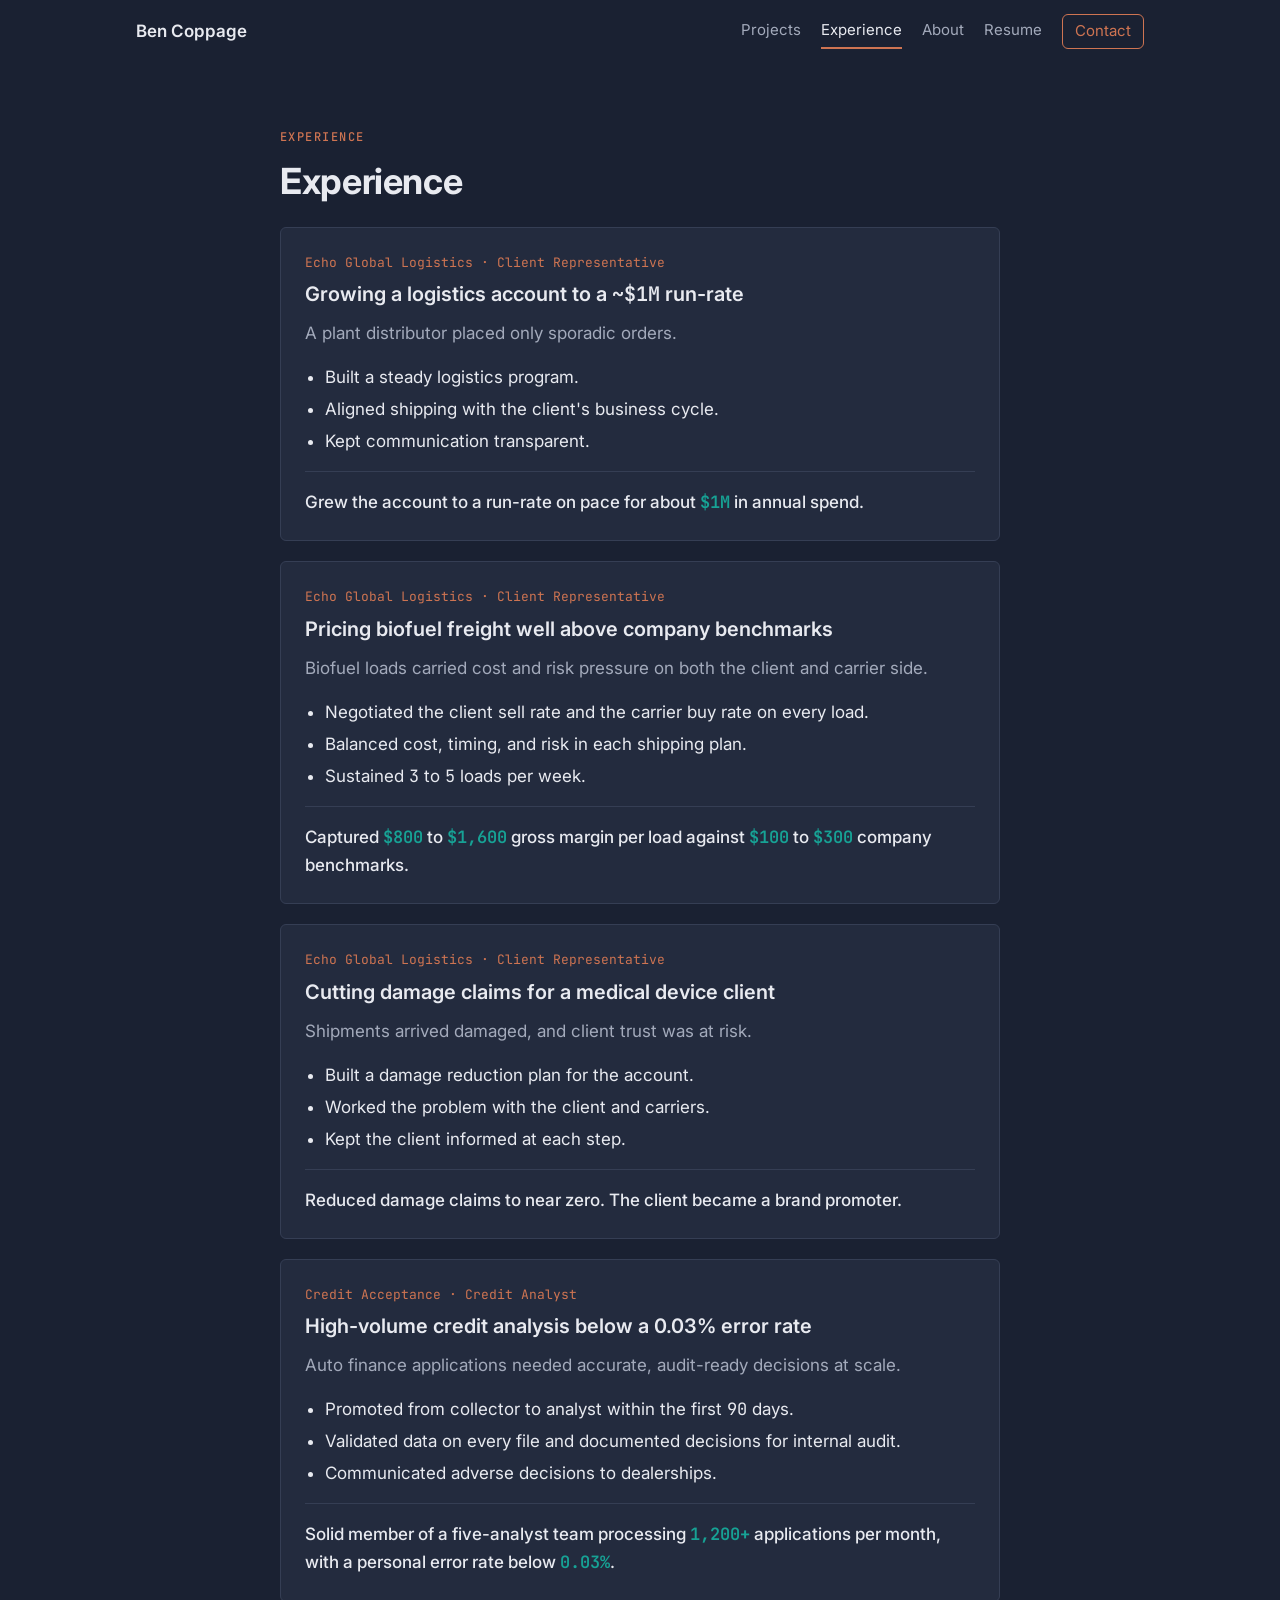
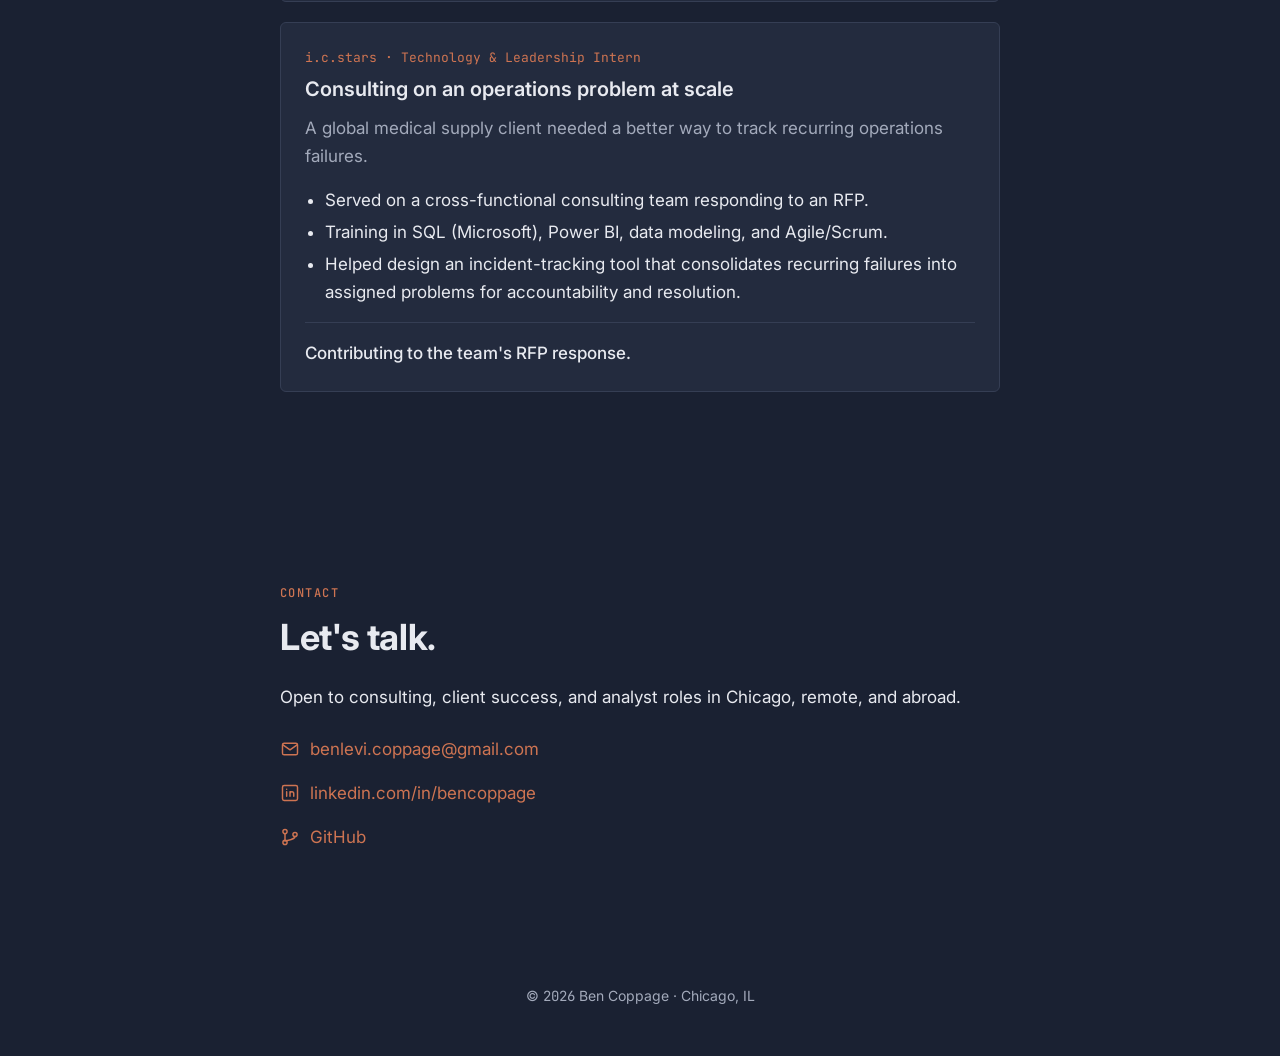
<file: experience.html>
<!DOCTYPE html>
<html lang="en">
<head>
<meta charset="utf-8">
<meta name="viewport" content="width=device-width, initial-scale=1">
<title>Experience | Ben Coppage</title>
<meta name="description" content="Client results from logistics, credit, and consulting roles. Account growth, freight pricing, damage reduction, and high-volume credit analysis.">
<meta property="og:title" content="Experience | Ben Coppage">
<meta property="og:description" content="Client results from logistics, credit, and consulting roles. Account growth, freight pricing, damage reduction, and high-volume credit analysis.">
<meta property="og:type" content="website">
<meta property="og:url" content="https://bcoppage-ic.github.io/Portfolio/experience.html">
<meta property="og:image" content="https://bcoppage-ic.github.io/Portfolio/images/og-image.jpg?v=2">
<meta property="og:image:width" content="1200">
<meta property="og:image:height" content="627">
<link rel="preconnect" href="https://fonts.googleapis.com">
<link rel="preconnect" href="https://fonts.gstatic.com" crossorigin>
<link href="https://fonts.googleapis.com/css2?family=Inter:wght@400;500;600;700&family=JetBrains+Mono:wght@400;500;600&display=swap" rel="stylesheet">
<link rel="icon" href="favicon.svg" type="image/svg+xml">
<link rel="stylesheet" href="style.css">
</head>
<body>

<header class="site">
  <nav aria-label="Primary">
    <a class="brand" href="index.html">Ben Coppage</a>
    <button class="menu-btn" type="button" aria-expanded="false" aria-controls="nav-links" aria-label="Menu">
      <svg viewBox="0 0 24 24" aria-hidden="true"><path d="M4 7h16M4 12h16M4 17h16"/></svg>
    </button>
    <ul class="links" id="nav-links">
      <li><a href="projects.html">Projects</a></li>
      <li><a href="experience.html" aria-current="page">Experience</a></li>
      <li><a href="about.html">About</a></li>
      <li><a href="resume.pdf" target="_blank" rel="noopener">Resume</a></li>
      <li><a class="nav-cta" href="#contact">Contact</a></li>
    </ul>
  </nav>
</header>

<main>

  <section id="experience" class="sec reveal">
    <div class="inner prose">
      <p class="eyebrow">Experience</p>
      <h2>Experience</h2>
      <div class="cards">

        <article class="card">
          <p class="meta">Echo Global Logistics &middot; Client Representative</p>
          <h3>Growing a logistics account to a <span class="num">~$1M</span> run-rate</h3>
          <p class="problem">A plant distributor placed only sporadic orders.</p>
          <ul>
            <li>Built a steady logistics program.</li>
            <li>Aligned shipping with the client's business cycle.</li>
            <li>Kept communication transparent.</li>
          </ul>
          <p class="result">Grew the account to a run-rate on pace for about <span class="num">$1M</span> in annual spend.</p>
        </article>

        <article class="card">
          <p class="meta">Echo Global Logistics &middot; Client Representative</p>
          <h3>Pricing biofuel freight well above company benchmarks</h3>
          <p class="problem">Biofuel loads carried cost and risk pressure on both the client and carrier side.</p>
          <ul>
            <li>Negotiated the client sell rate and the carrier buy rate on every load.</li>
            <li>Balanced cost, timing, and risk in each shipping plan.</li>
            <li>Sustained <span class="num">3</span> to <span class="num">5</span> loads per week.</li>
          </ul>
          <p class="result">Captured <span class="num">$800</span> to <span class="num">$1,600</span> gross margin per load against <span class="num">$100</span> to <span class="num">$300</span> company benchmarks.</p>
        </article>

        <article class="card">
          <p class="meta">Echo Global Logistics &middot; Client Representative</p>
          <h3>Cutting damage claims for a medical device client</h3>
          <p class="problem">Shipments arrived damaged, and client trust was at risk.</p>
          <ul>
            <li>Built a damage reduction plan for the account.</li>
            <li>Worked the problem with the client and carriers.</li>
            <li>Kept the client informed at each step.</li>
          </ul>
          <p class="result">Reduced damage claims to near zero. The client became a brand promoter.</p>
        </article>

        <article class="card">
          <p class="meta">Credit Acceptance &middot; Credit Analyst</p>
          <h3>High-volume credit analysis below a 0.03% error rate</h3>
          <p class="problem">Auto finance applications needed accurate, audit-ready decisions at scale.</p>
          <ul>
            <li>Promoted from collector to analyst within the first <span class="num">90</span> days.</li>
            <li>Validated data on every file and documented decisions for internal audit.</li>
            <li>Communicated adverse decisions to dealerships.</li>
          </ul>
          <p class="result">Solid member of a five-analyst team processing <span class="num">1,200+</span> applications per month, with a personal error rate below <span class="num">0.03%</span>.</p>
        </article>

        <article class="card">
          <p class="meta">i.c.stars &middot; Technology &amp; Leadership Intern</p>
          <h3>Consulting on an operations problem at scale</h3>
          <p class="problem">A global medical supply client needed a better way to track recurring operations failures.</p>
          <ul>
            <li>Served on a cross-functional consulting team responding to an RFP.</li>
            <li>Training in SQL (Microsoft), Power BI, data modeling, and Agile/Scrum.</li>
            <li>Helped design an incident-tracking tool that consolidates recurring failures into assigned problems for accountability and resolution.</li>
          </ul>
          <p class="result">Contributing to the team's RFP response.</p>
        </article>

      </div>
    </div>
  </section>

  <section id="contact" class="sec reveal">
    <div class="inner prose">
      <p class="eyebrow">Contact</p>
      <h2>Let's talk.</h2>
      <p>Open to consulting, client success, and analyst roles in Chicago, remote, and abroad.</p>
      <ul class="contact-links">
        <li>
          <a href="mailto:benlevi.coppage@gmail.com">
            <svg viewBox="0 0 24 24" aria-hidden="true"><rect x="3" y="5" width="18" height="14" rx="2"/><path d="M3.5 7l8.5 6 8.5-6"/></svg>
            benlevi.coppage@gmail.com
          </a>
        </li>
        <li>
          <a href="https://www.linkedin.com/in/bencoppage" target="_blank" rel="noopener">
            <svg viewBox="0 0 24 24" aria-hidden="true"><rect x="3" y="3" width="18" height="18" rx="2"/><path d="M8 10.5V16M8 7.5v.01M12 16v-5.5M12 13c0-1.7 1-2.5 2.3-2.5S16.5 11.3 16.5 13V16"/></svg>
            linkedin.com/in/bencoppage
          </a>
        </li>
        <li>
          <a href="https://github.com/bcoppage-IC" target="_blank" rel="noopener">
            <svg viewBox="0 0 24 24" aria-hidden="true"><circle cx="6" cy="5.5" r="2.5"/><circle cx="6" cy="18.5" r="2.5"/><circle cx="18" cy="9" r="2.5"/><path d="M6 8v8M18 11.5c0 3-4 3.5-12 5.5"/></svg>
            GitHub
          </a>
        </li>
      </ul>
    </div>
  </section>

</main>

<footer>&copy; <span class="num">2026</span> Ben Coppage &middot; Chicago, IL</footer>

<script src="site.js"></script>
</body>
</html>
</file>
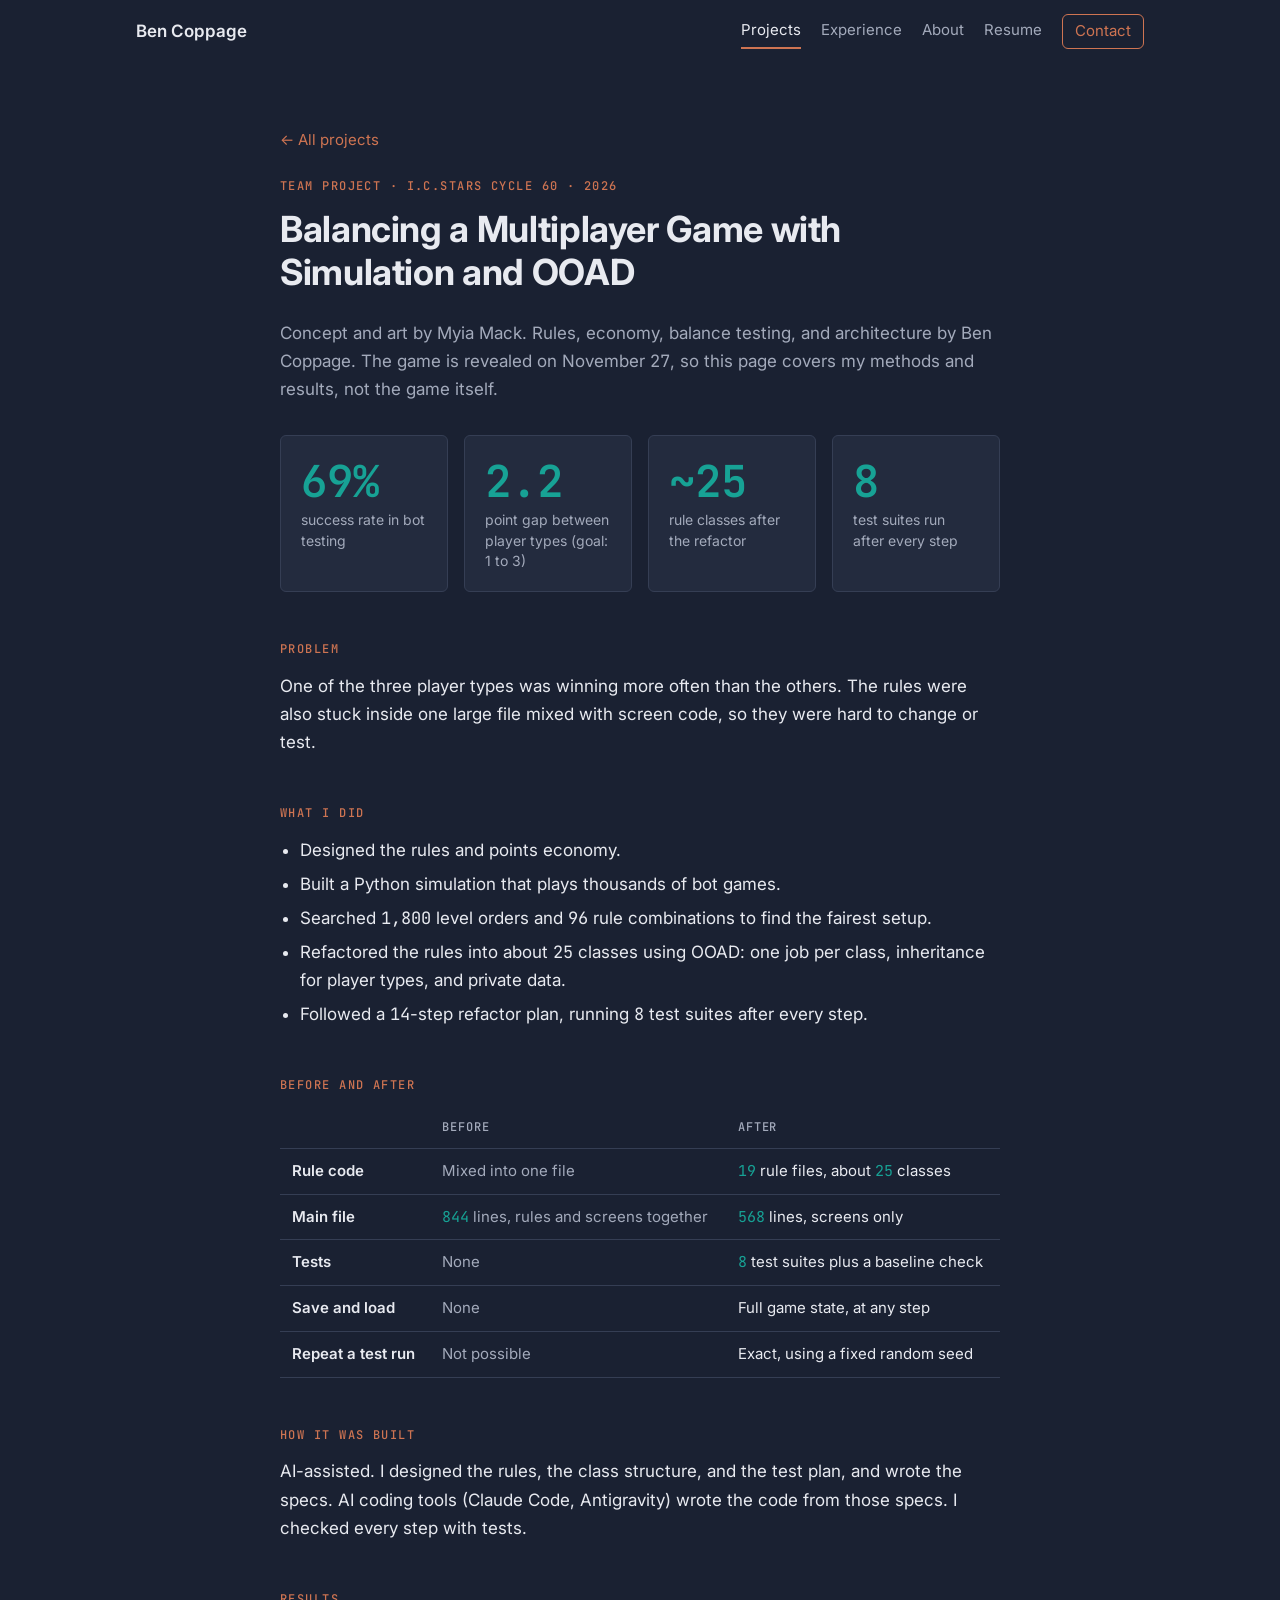
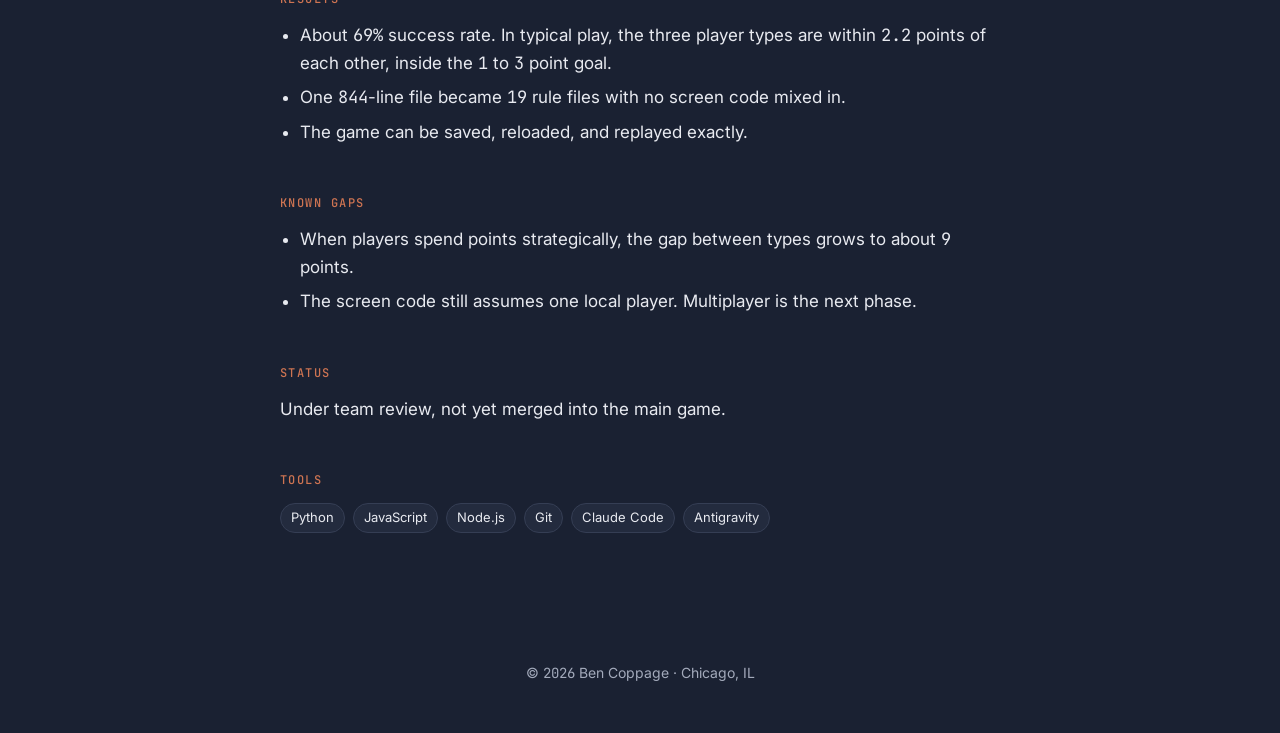
<file: game-balance.html>
<!DOCTYPE html>
<html lang="en">
<head>
<meta charset="utf-8">
<meta name="viewport" content="width=device-width, initial-scale=1">
<title>Game Balance and OOAD | Ben Coppage</title>
<meta name="description" content="How Ben Coppage balanced a team-built multiplayer game with bot simulations and refactored its rules into tested, object-oriented classes.">
<meta property="og:title" content="Balancing a Multiplayer Game with Simulation and OOAD | Ben Coppage">
<meta property="og:description" content="Bot simulations, a search of 1,800 level orders, and a 14-step OOAD refactor with 8 test suites.">
<meta property="og:type" content="article">
<meta property="og:url" content="https://bcoppage-ic.github.io/Portfolio/game-balance.html">
<meta property="og:image" content="https://bcoppage-ic.github.io/Portfolio/images/og-image.jpg?v=2">
<meta property="og:image:width" content="1200">
<meta property="og:image:height" content="627">
<link rel="preconnect" href="https://fonts.googleapis.com">
<link rel="preconnect" href="https://fonts.gstatic.com" crossorigin>
<link href="https://fonts.googleapis.com/css2?family=Inter:wght@400;500;600;700&family=JetBrains+Mono:wght@400;500;600&display=swap" rel="stylesheet">
<link rel="icon" href="favicon.svg" type="image/svg+xml">
<link rel="stylesheet" href="style.css">
</head>
<body>

<header class="site">
  <nav aria-label="Primary">
    <a class="brand" href="index.html">Ben Coppage</a>
    <button class="menu-btn" type="button" aria-expanded="false" aria-controls="nav-links" aria-label="Menu">
      <svg viewBox="0 0 24 24" aria-hidden="true"><path d="M4 7h16M4 12h16M4 17h16"/></svg>
    </button>
    <ul class="links" id="nav-links">
      <li><a href="projects.html" aria-current="page">Projects</a></li>
      <li><a href="experience.html">Experience</a></li>
      <li><a href="about.html">About</a></li>
      <li><a href="resume.pdf" target="_blank" rel="noopener">Resume</a></li>
      <li><a class="nav-cta" href="projects.html#contact">Contact</a></li>
    </ul>
  </nav>
</header>

<main>

  <section class="sec reveal">
    <div class="inner prose">
      <p class="back"><a href="projects.html#game_balance">&larr; All projects</a></p>
      <p class="eyebrow">Team Project &middot; i.c.stars Cycle <span class="num">60</span> &middot; <span class="num">2026</span></p>
      <h2>Balancing a Multiplayer Game with Simulation and OOAD</h2>
      <p class="byline">Concept and art by Myia Mack. Rules, economy, balance testing, and architecture by Ben Coppage. The game is revealed on November <span class="num">27</span>, so this page covers my methods and results, not the game itself.</p>

      <ul class="stats">
        <li><span class="stat-num">69%</span><span class="stat-label">success rate in bot testing</span></li>
        <li><span class="stat-num">2.2</span><span class="stat-label">point gap between player types (goal: 1 to 3)</span></li>
        <li><span class="stat-num">~25</span><span class="stat-label">rule classes after the refactor</span></li>
        <li><span class="stat-num">8</span><span class="stat-label">test suites run after every step</span></li>
      </ul>

      <h3 class="eyebrow group-label">Problem</h3>
      <p>One of the three player types was winning more often than the others. The rules were also stuck inside one large file mixed with screen code, so they were hard to change or test.</p>

      <h3 class="eyebrow group-label">What I did</h3>
      <ul class="plain">
        <li>Designed the rules and points economy.</li>
        <li>Built a Python simulation that plays thousands of bot games.</li>
        <li>Searched <span class="num">1,800</span> level orders and <span class="num">96</span> rule combinations to find the fairest setup.</li>
        <li>Refactored the rules into about <span class="num">25</span> classes using OOAD: one job per class, inheritance for player types, and private data.</li>
        <li>Followed a <span class="num">14</span>-step refactor plan, running <span class="num">8</span> test suites after every step.</li>
      </ul>

      <h3 class="eyebrow group-label">Before and after</h3>
      <div class="table-wrap">
        <table class="compare">
          <thead>
            <tr><th scope="col"></th><th scope="col">Before</th><th scope="col">After</th></tr>
          </thead>
          <tbody>
            <tr><th scope="row">Rule code</th><td>Mixed into one file</td><td><span class="num">19</span> rule files, about <span class="num">25</span> classes</td></tr>
            <tr><th scope="row">Main file</th><td><span class="num">844</span> lines, rules and screens together</td><td><span class="num">568</span> lines, screens only</td></tr>
            <tr><th scope="row">Tests</th><td>None</td><td><span class="num">8</span> test suites plus a baseline check</td></tr>
            <tr><th scope="row">Save and load</th><td>None</td><td>Full game state, at any step</td></tr>
            <tr><th scope="row">Repeat a test run</th><td>Not possible</td><td>Exact, using a fixed random seed</td></tr>
          </tbody>
        </table>
      </div>

      <h3 class="eyebrow group-label">How it was built</h3>
      <p>AI-assisted. I designed the rules, the class structure, and the test plan, and wrote the specs. AI coding tools (Claude Code, Antigravity) wrote the code from those specs. I checked every step with tests.</p>

      <h3 class="eyebrow group-label">Results</h3>
      <ul class="plain">
        <li>About <span class="num">69%</span> success rate. In typical play, the three player types are within <span class="num">2.2</span> points of each other, inside the <span class="num">1</span> to <span class="num">3</span> point goal.</li>
        <li>One <span class="num">844</span>-line file became <span class="num">19</span> rule files with no screen code mixed in.</li>
        <li>The game can be saved, reloaded, and replayed exactly.</li>
      </ul>

      <h3 class="eyebrow group-label">Known gaps</h3>
      <ul class="plain">
        <li>When players spend points strategically, the gap between types grows to about <span class="num">9</span> points.</li>
        <li>The screen code still assumes one local player. Multiplayer is the next phase.</li>
      </ul>

      <h3 class="eyebrow group-label">Status</h3>
      <p>Under team review, not yet merged into the main game.</p>

      <h3 class="eyebrow group-label">Tools</h3>
      <ul class="tags">
        <li>Python</li><li>JavaScript</li><li>Node.js</li><li>Git</li><li>Claude Code</li><li>Antigravity</li>
      </ul>
    </div>
  </section>

</main>

<footer>&copy; <span class="num">2026</span> Ben Coppage &middot; Chicago, IL</footer>

<script src="site.js"></script>
</body>
</html>
</file>
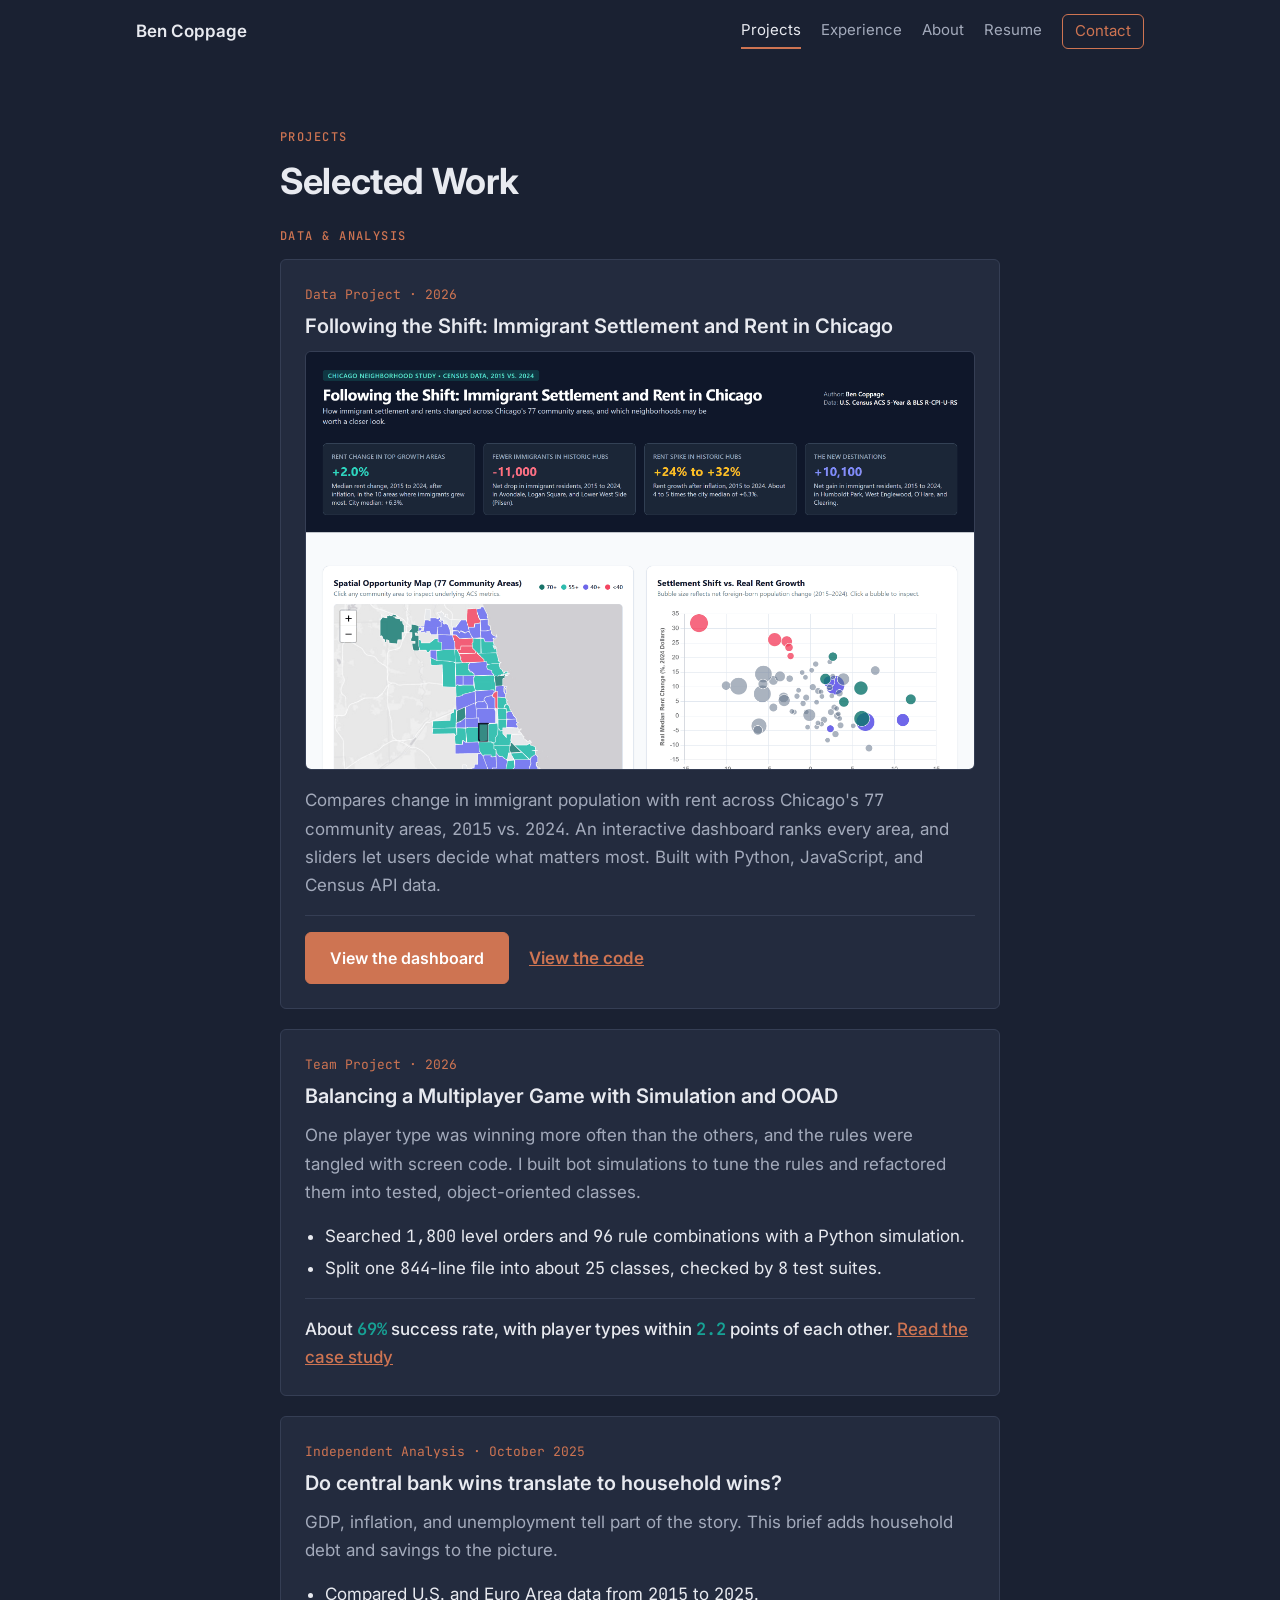
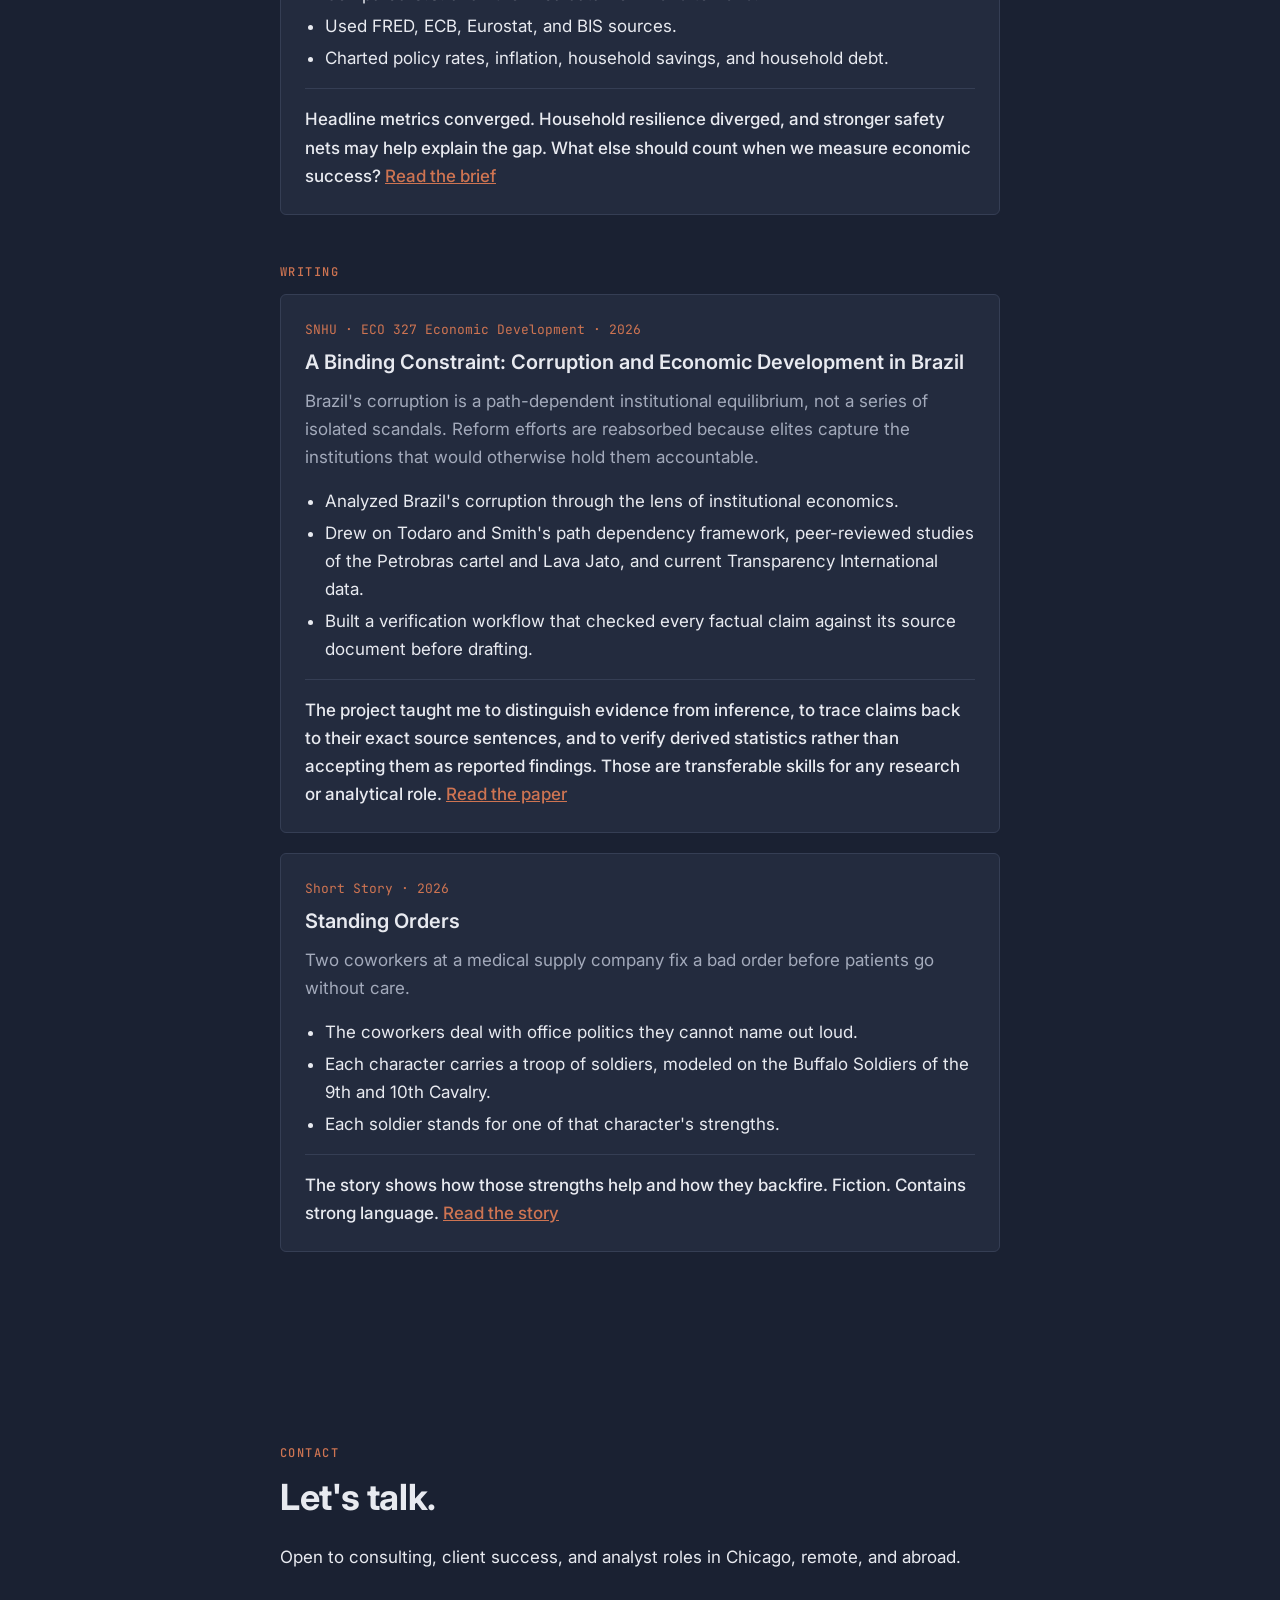
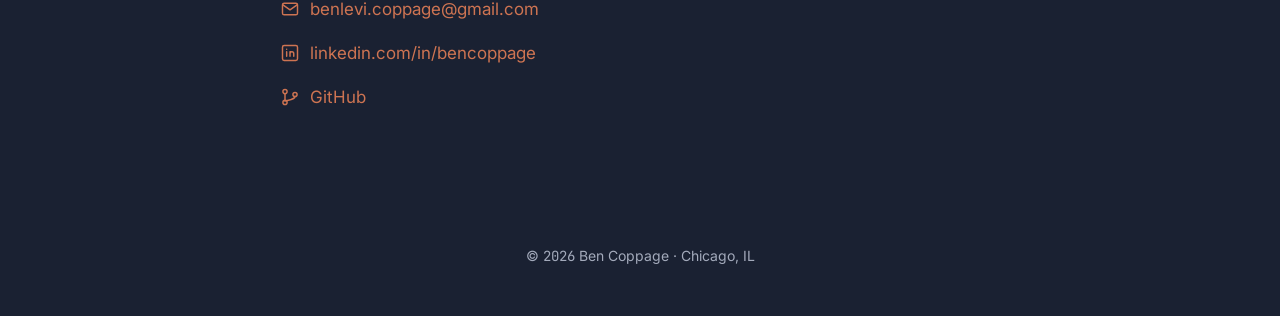
<file: projects.html>
<!DOCTYPE html>
<html lang="en">
<head>
<meta charset="utf-8">
<meta name="viewport" content="width=device-width, initial-scale=1">
<title>Projects | Ben Coppage</title>
<meta name="description" content="Data projects and writing by Ben Coppage: a Chicago immigrant settlement and rent dashboard, a central bank brief, a paper on corruption in Brazil, and a short story.">
<meta property="og:title" content="Projects | Ben Coppage">
<meta property="og:description" content="Data projects and writing by Ben Coppage: a Chicago immigrant settlement and rent dashboard, a central bank brief, a paper on corruption in Brazil, and a short story.">
<meta property="og:type" content="website">
<meta property="og:url" content="https://bcoppage-ic.github.io/Portfolio/projects.html">
<meta property="og:image" content="https://bcoppage-ic.github.io/Portfolio/images/og-image.jpg?v=2">
<meta property="og:image:width" content="1200">
<meta property="og:image:height" content="627">
<link rel="preconnect" href="https://fonts.googleapis.com">
<link rel="preconnect" href="https://fonts.gstatic.com" crossorigin>
<link href="https://fonts.googleapis.com/css2?family=Inter:wght@400;500;600;700&family=JetBrains+Mono:wght@400;500;600&display=swap" rel="stylesheet">
<link rel="icon" href="favicon.svg" type="image/svg+xml">
<link rel="stylesheet" href="style.css">
</head>
<body>

<header class="site">
  <nav aria-label="Primary">
    <a class="brand" href="index.html">Ben Coppage</a>
    <button class="menu-btn" type="button" aria-expanded="false" aria-controls="nav-links" aria-label="Menu">
      <svg viewBox="0 0 24 24" aria-hidden="true"><path d="M4 7h16M4 12h16M4 17h16"/></svg>
    </button>
    <ul class="links" id="nav-links">
      <li><a href="projects.html" aria-current="page">Projects</a></li>
      <li><a href="experience.html">Experience</a></li>
      <li><a href="about.html">About</a></li>
      <li><a href="resume.pdf" target="_blank" rel="noopener">Resume</a></li>
      <li><a class="nav-cta" href="#contact">Contact</a></li>
    </ul>
  </nav>
</header>

<main>

  <section id="work" class="sec reveal">
    <div class="inner prose">
      <p class="eyebrow">Projects</p>
      <h2>Selected Work</h2>
      <h3 class="eyebrow group-label">Data &amp; Analysis</h3>
      <div class="cards">

        <article class="card" id="chicago_housing">
          <p class="meta">Data Project &middot; <span class="num">2026</span></p>
          <h3>Following the Shift: Immigrant Settlement and Rent in Chicago</h3>
          <a class="card-img" href="https://bcoppage-ic.github.io/chicago-immigrant-housing/" target="_blank" rel="noopener"><img src="images/chicago_dashboard.png" alt="Chicago immigrant settlement and rent dashboard, showing four key figures and a map of the 77 community areas" width="2560" height="1600" loading="lazy"></a>
          <p class="problem">Compares change in immigrant population with rent across Chicago's <span class="num">77</span> community areas, <span class="num">2015</span> vs. <span class="num">2024</span>. An interactive dashboard ranks every area, and sliders let users decide what matters most. Built with Python, JavaScript, and Census API data.</p>
          <div class="result actions">
            <a class="btn fill" href="https://bcoppage-ic.github.io/chicago-immigrant-housing/" target="_blank" rel="noopener">View the dashboard</a>
            <a href="https://github.com/bcoppage-IC/chicago-immigrant-housing" target="_blank" rel="noopener">View the code</a>
          </div>
        </article>

        <article class="card" id="game_balance">
          <p class="meta">Team Project &middot; <span class="num">2026</span></p>
          <h3>Balancing a Multiplayer Game with Simulation and OOAD</h3>
          <p class="problem">One player type was winning more often than the others, and the rules were tangled with screen code. I built bot simulations to tune the rules and refactored them into tested, object-oriented classes.</p>
          <ul>
            <li>Searched <span class="num">1,800</span> level orders and <span class="num">96</span> rule combinations with a Python simulation.</li>
            <li>Split one <span class="num">844</span>-line file into about <span class="num">25</span> classes, checked by <span class="num">8</span> test suites.</li>
          </ul>
          <p class="result">About <span class="num">69%</span> success rate, with player types within <span class="num">2.2</span> points of each other. <a href="game-balance.html">Read the case study</a></p>
        </article>

        <article class="card" id="central_bank">
          <p class="meta">Independent Analysis &middot; <span class="num">October 2025</span></p>
          <h3>Do central bank wins translate to household wins?</h3>
          <p class="problem">GDP, inflation, and unemployment tell part of the story. This brief adds household debt and savings to the picture.</p>
          <ul>
            <li>Compared U.S. and Euro Area data from <span class="num">2015</span> to <span class="num">2025</span>.</li>
            <li>Used FRED, ECB, Eurostat, and BIS sources.</li>
            <li>Charted policy rates, inflation, household savings, and household debt.</li>
          </ul>
          <p class="result">Headline metrics converged. Household resilience diverged, and stronger safety nets may help explain the gap. What else should count when we measure economic success? <a href="brief.html">Read the brief</a></p>
        </article>

      </div>
      <h3 class="eyebrow group-label">Writing</h3>
      <div class="cards">

        <article class="card" id="brazil_paper">
          <p class="meta">SNHU &middot; ECO 327 Economic Development &middot; <span class="num">2026</span></p>
          <h3>A Binding Constraint: Corruption and Economic Development in Brazil</h3>
          <p class="problem">Brazil's corruption is a path-dependent institutional equilibrium, not a series of isolated scandals. Reform efforts are reabsorbed because elites capture the institutions that would otherwise hold them accountable.</p>
          <ul>
            <li>Analyzed Brazil's corruption through the lens of institutional economics.</li>
            <li>Drew on Todaro and Smith's path dependency framework, peer-reviewed studies of the Petrobras cartel and Lava Jato, and current Transparency International data.</li>
            <li>Built a verification workflow that checked every factual claim against its source document before drafting.</li>
          </ul>
          <p class="result">The project taught me to distinguish evidence from inference, to trace claims back to their exact source sentences, and to verify derived statistics rather than accepting them as reported findings. Those are transferable skills for any research or analytical role. <a href="corruption_in_brazil.pdf">Read the paper</a></p>
        </article>

        <article class="card" id="standing_orders">
          <p class="meta">Short Story &middot; <span class="num">2026</span></p>
          <h3>Standing Orders</h3>
          <p class="problem">Two coworkers at a medical supply company fix a bad order before patients go without care.</p>
          <ul>
            <li>The coworkers deal with office politics they cannot name out loud.</li>
            <li>Each character carries a troop of soldiers, modeled on the Buffalo Soldiers of the 9th and 10th Cavalry.</li>
            <li>Each soldier stands for one of that character's strengths.</li>
          </ul>
          <p class="result">The story shows how those strengths help and how they backfire. Fiction. Contains strong language. <a href="Standing_Orders.pdf">Read the story</a></p>
        </article>

      </div>
    </div>
  </section>

  <section id="contact" class="sec reveal">
    <div class="inner prose">
      <p class="eyebrow">Contact</p>
      <h2>Let's talk.</h2>
      <p>Open to consulting, client success, and analyst roles in Chicago, remote, and abroad.</p>
      <ul class="contact-links">
        <li>
          <a href="mailto:benlevi.coppage@gmail.com">
            <svg viewBox="0 0 24 24" aria-hidden="true"><rect x="3" y="5" width="18" height="14" rx="2"/><path d="M3.5 7l8.5 6 8.5-6"/></svg>
            benlevi.coppage@gmail.com
          </a>
        </li>
        <li>
          <a href="https://www.linkedin.com/in/bencoppage" target="_blank" rel="noopener">
            <svg viewBox="0 0 24 24" aria-hidden="true"><rect x="3" y="3" width="18" height="18" rx="2"/><path d="M8 10.5V16M8 7.5v.01M12 16v-5.5M12 13c0-1.7 1-2.5 2.3-2.5S16.5 11.3 16.5 13V16"/></svg>
            linkedin.com/in/bencoppage
          </a>
        </li>
        <li>
          <a href="https://github.com/bcoppage-IC" target="_blank" rel="noopener">
            <svg viewBox="0 0 24 24" aria-hidden="true"><circle cx="6" cy="5.5" r="2.5"/><circle cx="6" cy="18.5" r="2.5"/><circle cx="18" cy="9" r="2.5"/><path d="M6 8v8M18 11.5c0 3-4 3.5-12 5.5"/></svg>
            GitHub
          </a>
        </li>
      </ul>
    </div>
  </section>

</main>

<footer>&copy; <span class="num">2026</span> Ben Coppage &middot; Chicago, IL</footer>

<script src="site.js"></script>
</body>
</html>
</file>
<file: style.css>
:root {
  color-scheme: dark;
  --ink:         #E8EAF0;
  --ink-soft:    #A3AABB;
  --paper:       #1A2132;
  --surface:     #232B3E;
  --line:        #353E54;
  --accent:      #CE7452;   /* warm rust: CTAs, links, eyebrows */
  --accent-soft: #3A2520;
  --signal:      #17A295;   /* teal: data/technical highlights ONLY */
  --sans: "Inter", system-ui, -apple-system, "Segoe UI", Roboto, sans-serif;
  --mono: "JetBrains Mono", ui-monospace, "SF Mono", Menlo, Consolas, monospace;
  --u: 1rem;
}

*, *::before, *::after { box-sizing: border-box; }
html { scroll-behavior: smooth; }
body {
  margin: 0;
  background: var(--paper);
  color: var(--ink);
  font-family: var(--sans);
  font-size: 1.0625rem;
  line-height: 1.65;
  -webkit-font-smoothing: antialiased;
}
p { max-width: 68ch; margin: 0 0 var(--u); }
a { color: var(--accent); }
:focus-visible { outline: 2px solid var(--accent); outline-offset: 2px; }
.num { font-family: var(--mono); font-feature-settings: "tnum"; }
.sr-only {
  position: absolute; width: 1px; height: 1px; padding: 0; margin: -1px;
  overflow: hidden; clip: rect(0, 0, 0, 0); white-space: nowrap; border: 0;
}

/* Nav */
header.site {
  position: sticky; top: 0; z-index: 10;
  background: var(--paper);
  border-bottom: 1px solid transparent;
}
header.site.scrolled { border-bottom-color: var(--line); }
nav {
  position: relative;
  max-width: 1040px; margin: 0 auto; padding: 0.875rem var(--u);
  display: flex; flex-wrap: wrap; align-items: center; justify-content: space-between; gap: 0.5rem 1.5rem;
}
.brand { font-weight: 600; color: var(--ink); text-decoration: none; white-space: nowrap; }
.links {
  display: flex; flex-wrap: wrap; align-items: center; gap: 0.25rem 1.25rem;
  list-style: none; margin: 0; padding: 0; white-space: nowrap;
}
.links a {
  display: block; padding: 0.25rem 0; font-size: 0.9375rem;
  color: var(--ink-soft); text-decoration: none;
  border-bottom: 2px solid transparent;
}
.links a:hover { color: var(--ink); }
.links a[aria-current="page"] { color: var(--ink); border-bottom-color: var(--accent); }
.links a.nav-cta {
  padding: 0.25rem 0.75rem; border: 1px solid var(--accent); border-radius: 6px;
  color: var(--accent);
}
.links a.nav-cta:hover { background: var(--accent-soft); }
.menu-btn {
  display: none; align-items: center; justify-content: center;
  width: 2.5rem; height: 2.5rem; padding: 0; cursor: pointer;
  background: transparent; color: var(--ink);
  border: 1px solid var(--line); border-radius: 6px;
}
.menu-btn svg { width: 20px; height: 20px; fill: none; stroke: currentColor; stroke-width: 1.75; stroke-linecap: round; }

/* Sections */
section[id], article[id] { scroll-margin-top: 5rem; }
.sec { padding: 6rem var(--u); }
main > .sec:first-child { padding-top: 4rem; }
.sec.snug { padding-top: 1.5rem; padding-bottom: 1.5rem; }
.sec.snug .inner > :last-child { margin-bottom: 0; }
.inner { margin: 0 auto; }
.prose { max-width: 720px; }
.wide { max-width: 1040px; }
.eyebrow {
  font-family: var(--mono); font-size: 0.75rem; font-weight: 500;
  letter-spacing: 0.12em; text-transform: uppercase;
  color: var(--accent); margin: 0 0 0.75rem;
}
.group-label { margin-top: 3rem; }
h2 + .group-label { margin-top: 0; }
h2 {
  font-size: clamp(1.75rem, 3.5vw, 2.25rem); font-weight: 700;
  letter-spacing: -0.01em; line-height: 1.2; margin: 0 0 1.5rem;
}
.js .reveal { opacity: 0; transform: translateY(12px); }
.js .reveal.in {
  opacity: 1; transform: none;
  transition: opacity 400ms ease-out, transform 400ms ease-out;
}

/* Hero */
.hero {
  padding: 2.5rem var(--u) 2.5rem;
  display: flex; flex-direction: column; align-items: center; justify-content: center;
  text-align: center;
}
.hero img {
  width: 140px; height: 140px; border-radius: 50%; object-fit: cover;
  border: 4px solid var(--accent-soft); filter: saturate(0.95);
  margin-bottom: 1.5rem; background: var(--accent-soft);
}
h1 {
  font-size: clamp(2.5rem, 6vw, 4rem); font-weight: 700;
  letter-spacing: -0.02em; line-height: 1.1; margin: 0 0 1.5rem;
}
.tagline { max-width: 40ch; font-size: clamp(1.125rem, 2.2vw, 1.375rem); line-height: 1.5; margin: 0 auto 2rem; }
.ctas { display: flex; flex-wrap: wrap; justify-content: center; gap: 0.75rem; }
.btn {
  display: inline-block; padding: 0.75rem 1.5rem; border-radius: 6px;
  font-weight: 600; font-size: 1rem; text-decoration: none;
  border: 1px solid var(--accent);
}
.btn.fill { background: var(--accent); color: #fff; }
.btn.line { background: transparent; color: var(--accent); }
.btn:hover { filter: brightness(0.94); }

/* Stats */
.stats { display: grid; grid-template-columns: repeat(4, 1fr); gap: var(--u); list-style: none; margin: 0; padding: 0; }
.stats li { background: var(--surface); border: 1px solid var(--line); border-radius: 6px; padding: 1.25rem; }
.stat-num {
  display: block; font-family: var(--mono); font-weight: 600;
  font-size: clamp(2rem, 4vw, 2.75rem); line-height: 1.15; color: var(--signal);
}
.stat-label { display: block; font-size: 0.875rem; color: var(--ink-soft); line-height: 1.45; margin-top: 0.25rem; }

/* Work cards */
.cards { display: flex; flex-direction: column; gap: 1.25rem; }
.card {
  background: var(--surface); border: 1px solid var(--line); border-radius: 6px;
  padding: 1.5rem; transition: transform 200ms ease, box-shadow 200ms ease;
}
.card:hover { transform: translateY(-2px); box-shadow: 0 4px 16px rgba(0, 0, 0, 0.35); }
.card .meta { font-family: var(--mono); font-size: 0.8125rem; color: var(--accent); margin: 0 0 0.5rem; }
.card h3 { font-size: 1.25rem; font-weight: 600; line-height: 1.3; margin: 0 0 0.75rem; }
.card .problem { color: var(--ink-soft); }
.card ul { margin: 0 0 1rem; padding-left: 1.25rem; max-width: 68ch; }
.card li { margin-bottom: 0.25rem; }
.card .result { margin: 0; padding-top: 1rem; border-top: 1px solid var(--line); font-weight: 500; }
.card .result .num { color: var(--signal); font-weight: 600; }
.card-img { display: block; margin: 0 0 1rem; }
.card-img img, .feature-img img {
  display: block; width: 100%; height: auto;
  border: 1px solid var(--line); border-radius: 6px;
}
.actions { display: flex; flex-wrap: wrap; align-items: center; gap: 0.75rem 1.25rem; }
.actions > a:not(.btn) { font-weight: 600; }

/* Featured project */
.feature { display: grid; grid-template-columns: 3fr 2fr; gap: 1.5rem; align-items: center; }
.feature-img { display: block; }
.feature h2 { font-size: clamp(1.375rem, 2.5vw, 1.75rem); margin: 0 0 0.75rem; }
.feature .problem { margin-bottom: 1.25rem; }

/* More projects */
.mini-cards { display: grid; grid-template-columns: 1fr 1fr; gap: 1.25rem; }
.card.mini { display: flex; flex-direction: column; color: var(--ink); text-decoration: none; }
.card.mini h3 { font-size: 1.125rem; }
.card.mini .more { margin-top: auto; color: var(--accent); font-weight: 600; }

/* Timeline */
.timeline { list-style: none; margin: 0; padding: 0 0 0 1.75rem; border-left: 1px solid var(--line); }
.timeline li { position: relative; display: grid; grid-template-columns: 13.5rem 1fr; gap: var(--u); padding-bottom: 2rem; }
.timeline li:last-child { padding-bottom: 0; }
.timeline li::before {
  content: ""; position: absolute; left: calc(-1.75rem - 4px); top: 0.6rem;
  width: 7px; height: 7px; border-radius: 50%; background: var(--accent);
}
.timeline .yrs { font-family: var(--mono); font-size: 0.9375rem; color: var(--accent); padding-top: 0.1rem; }
.timeline strong { display: block; font-weight: 600; line-height: 1.4; }
.timeline .desc { display: block; color: var(--ink-soft); font-size: 0.9375rem; margin-top: 0.125rem; }
.timeline .entry + .entry { margin-top: 1rem; }

/* Skills */
.skill-cols { display: grid; grid-template-columns: 1fr 1fr; gap: 2rem; }
.col { border-top: 2px solid transparent; padding-top: 1rem; }
.col h3 { font-size: 1rem; font-weight: 600; margin: 0 0 1rem; color: var(--ink); }
.col .tags + h3 { margin-top: 1.5rem; }
.tags { list-style: none; margin: 0; padding: 0; display: flex; flex-wrap: wrap; gap: 0.5rem; }
.tags li {
  background: var(--surface); border: 1px solid var(--line); border-radius: 999px;
  padding: 0.25rem 0.625rem; font-size: 0.8125rem; line-height: 1.5;
}
.col-data .tags li { color: var(--signal); }
.note { font-style: italic; color: var(--ink-soft); font-size: 0.9375rem; margin: 1rem 0 0; }
.col-client { border-top-color: var(--accent); }
.col-client h3 { color: var(--accent); }

/* Contact */
.contact-links { list-style: none; margin: 1.5rem 0 0; padding: 0; display: flex; flex-direction: column; gap: 0.75rem; }
.contact-links a { display: inline-flex; align-items: center; gap: 0.625rem; color: var(--accent); text-decoration: none; word-break: break-word; }
.contact-links a:hover { text-decoration: underline; }
.contact-links svg { width: 20px; height: 20px; flex: none; fill: none; stroke: currentColor; stroke-width: 1.75; stroke-linecap: round; stroke-linejoin: round; }

/* Project detail page */
.back { font-size: 0.9375rem; margin-bottom: 1.5rem; }
.back a { text-decoration: none; }
.back a:hover { text-decoration: underline; }
.byline { color: var(--ink-soft); margin-bottom: 2rem; }
.plain { margin: 0 0 var(--u); padding-left: 1.25rem; max-width: 68ch; }
.plain li { margin-bottom: 0.375rem; }
.table-wrap { overflow-x: auto; margin: 0 0 var(--u); }
.compare { width: 100%; border-collapse: collapse; font-size: 0.9375rem; }
.compare th, .compare td { text-align: left; vertical-align: top; padding: 0.625rem 0.75rem; border-bottom: 1px solid var(--line); }
.compare thead th { font-family: var(--mono); font-size: 0.75rem; letter-spacing: 0.08em; text-transform: uppercase; color: var(--ink-soft); font-weight: 500; }
.compare tbody th { font-weight: 600; color: var(--ink); white-space: nowrap; }
.compare td { color: var(--ink-soft); }
.compare td:last-child { color: var(--ink); }
.compare .num { color: var(--signal); }

footer { text-align: center; color: var(--ink-soft); font-size: 0.875rem; padding: 2rem var(--u) 3rem; }

@media (max-width: 900px) {
  .stats { grid-template-columns: repeat(2, 1fr); }
  .feature { grid-template-columns: 1fr; }
}
@media (max-width: 720px) {
  .nav-js .menu-btn { display: inline-flex; }
  .nav-js .links {
    display: none; position: absolute; top: 100%; left: 0; right: 0;
    flex-direction: column; align-items: flex-start; gap: 0.5rem;
    padding: 0.75rem var(--u) 1rem;
    background: var(--paper); border-bottom: 1px solid var(--line);
  }
  .nav-js .links.open { display: flex; }
}
@media (max-width: 640px) {
  .sec { padding: 4rem var(--u); }
  main > .sec:first-child { padding-top: 3rem; }
  .hero { padding: 1.5rem var(--u) 2rem; }
  .skill-cols { grid-template-columns: 1fr; }
  .mini-cards { grid-template-columns: 1fr; }
  .timeline li { grid-template-columns: 1fr; gap: 0.125rem; }
  .card { padding: 1.25rem; }
}
@media (prefers-reduced-motion: reduce) {
  html { scroll-behavior: auto; }
  *, *::before, *::after { transition: none !important; animation: none !important; }
  .js .reveal { opacity: 1; transform: none; }
}
</file>
